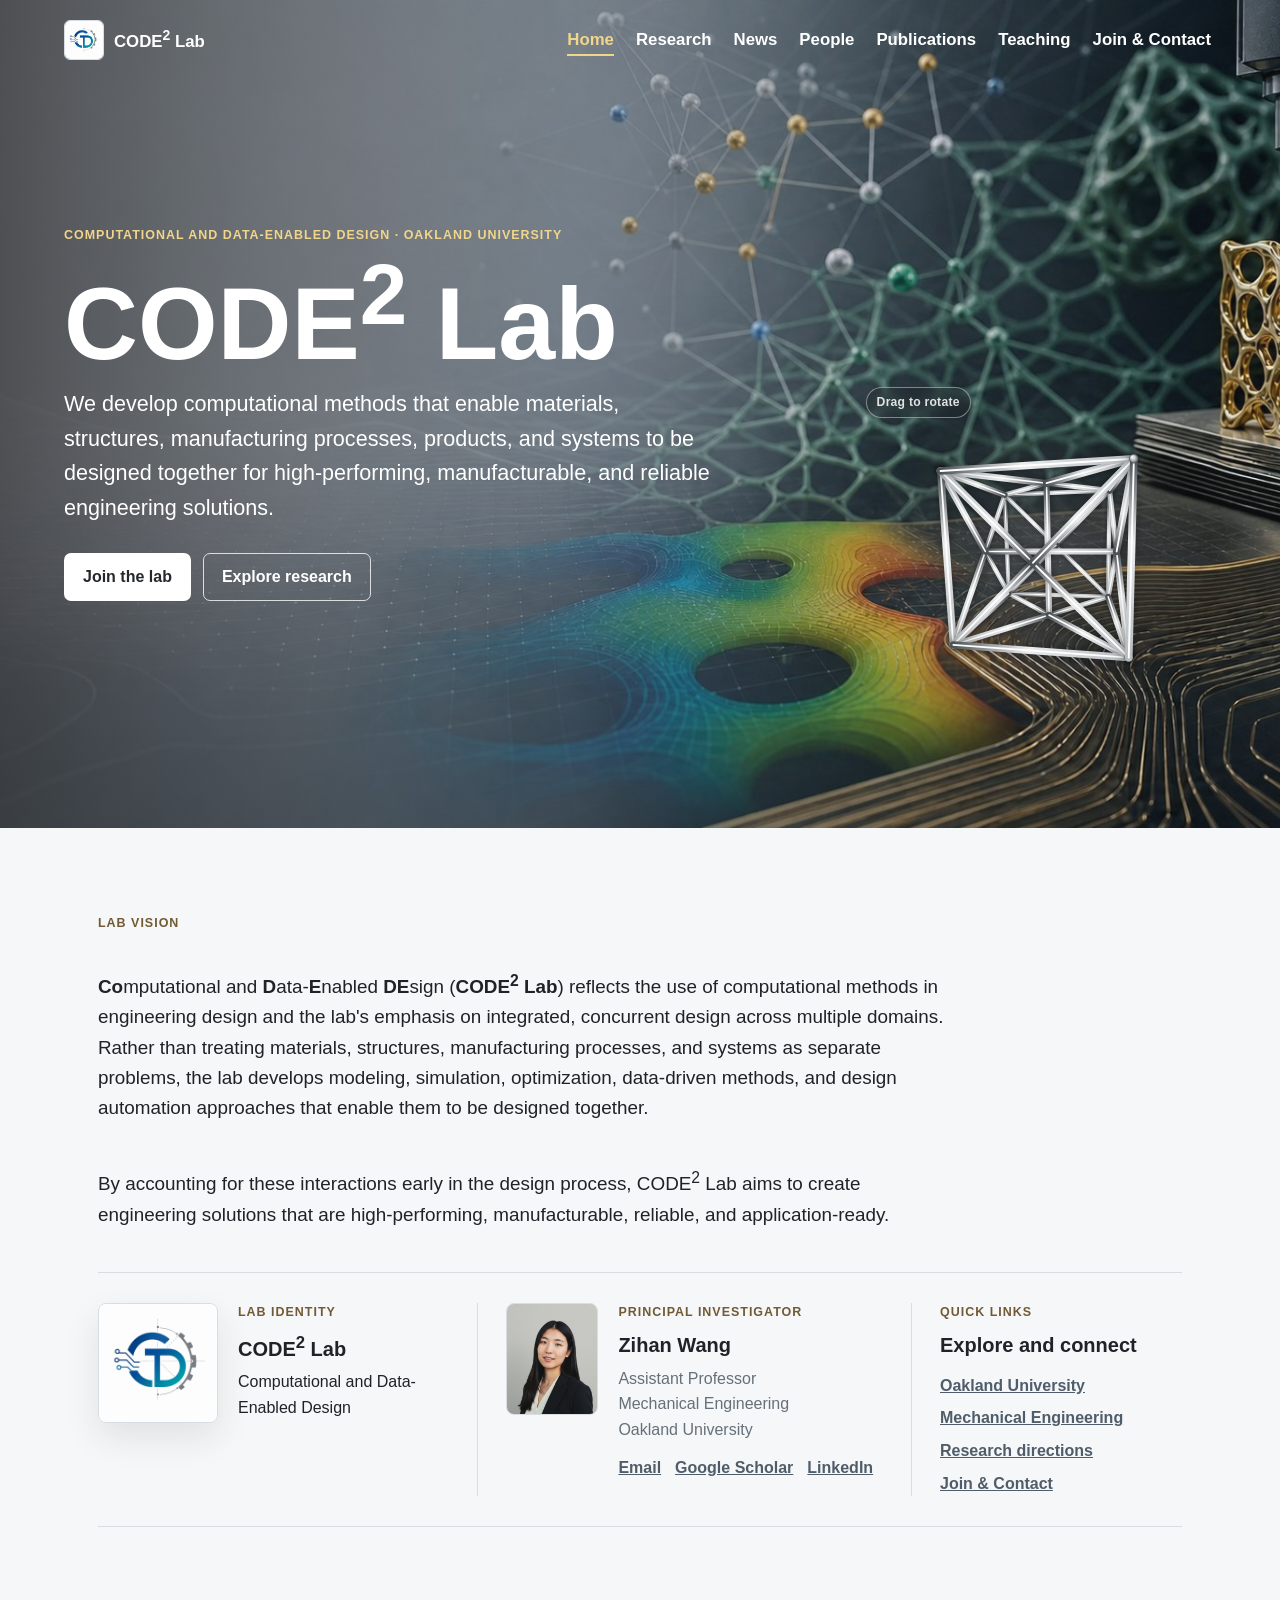
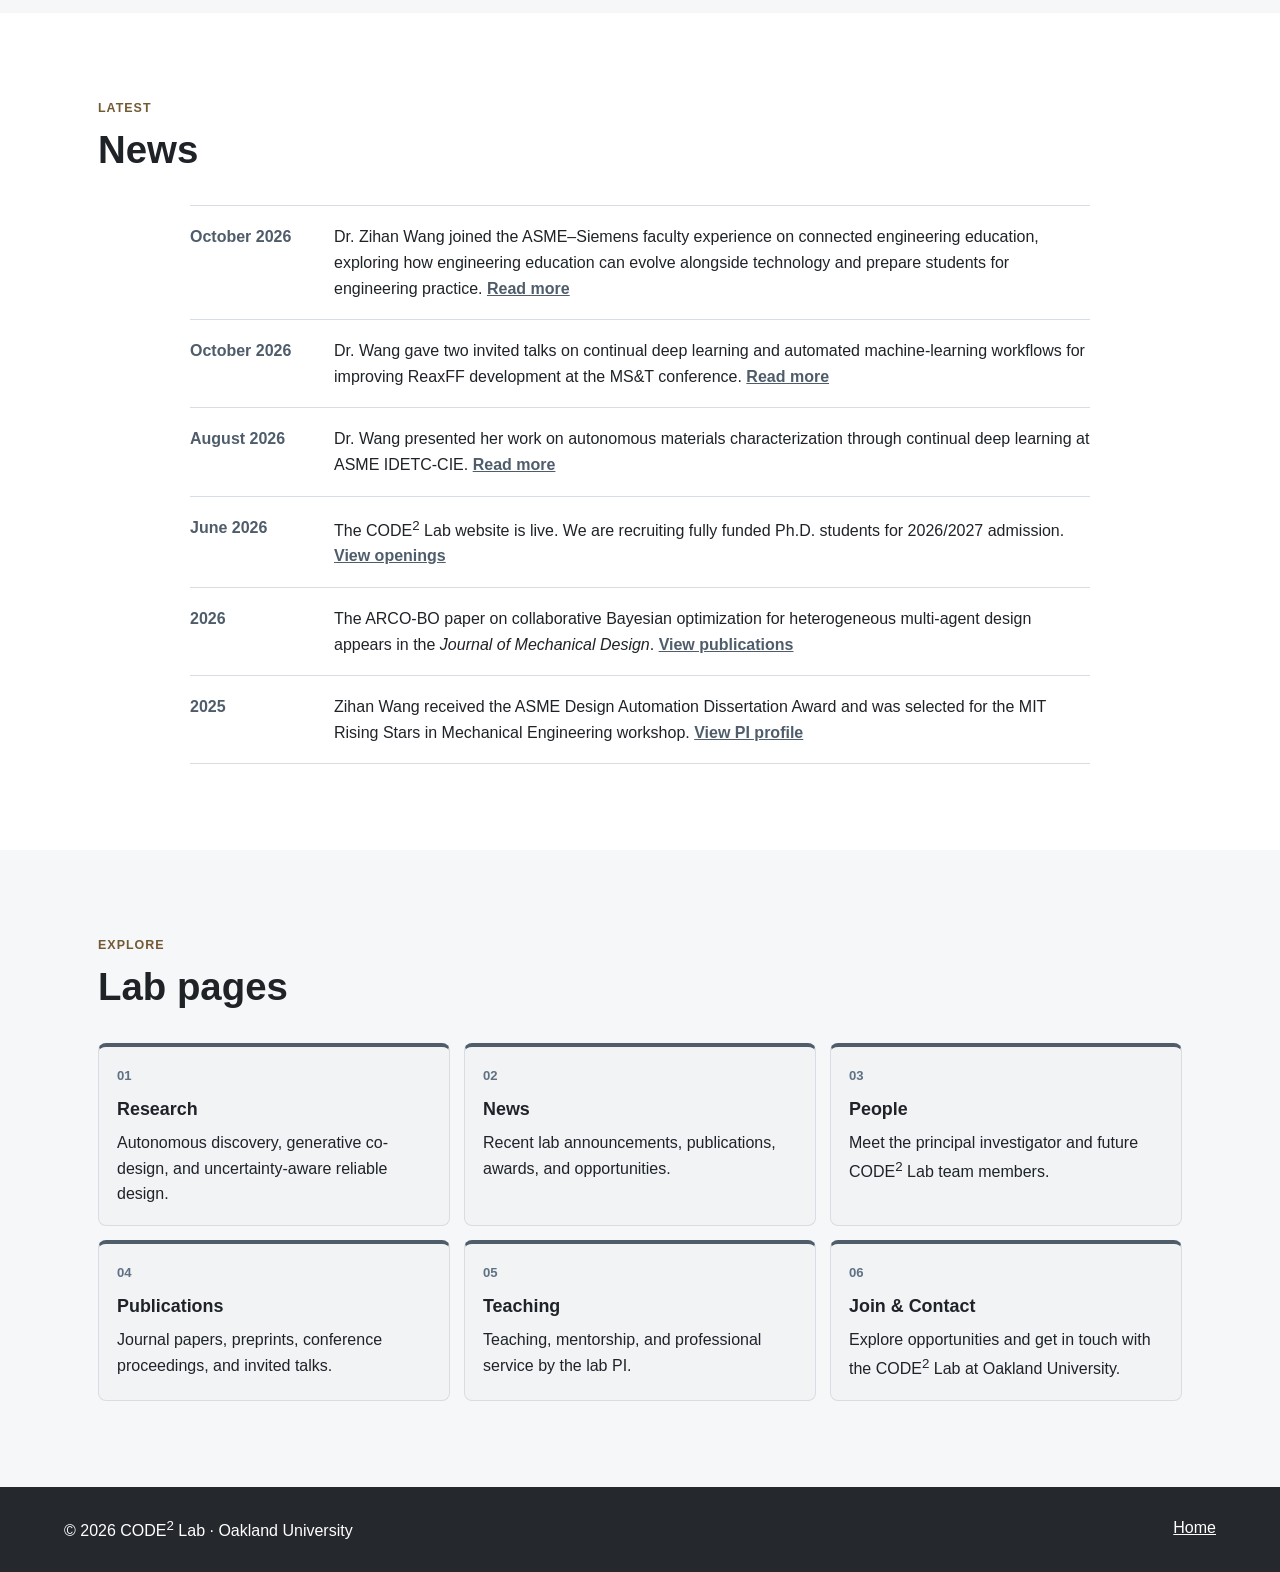
<file: index.html>
<!doctype html>
<html lang="en">
  <head>
    <meta charset="utf-8" />
    <meta name="viewport" content="width=device-width, initial-scale=1" />
    <meta
      name="description"
      content="CODE squared Lab at Oakland University, led by Zihan Wang. Research in computational design, optimization, simulation, data-driven methods, and design automation for coupled engineering systems."
    />
    <title>CODE&sup2; Lab | Oakland University</title>
    <link rel="icon" type="image/png" href="assets/codesign-lab-icon.png" />
    <link rel="stylesheet" href="styles.css?v=20260828-news" />
  </head>
  <body>
    <header class="site-header" data-header>
      <a class="brand" href="index.html" aria-label="CODE squared Lab home">
        <img class="brand-mark" src="assets/codesign-lab-icon.png" alt="" />
        <span>CODE<sup>2</sup> Lab</span>
      </a>
      <nav class="nav" aria-label="Primary navigation">
        <a class="active" href="index.html">Home</a>
        <a href="research.html">Research</a>
        <a href="news.html">News</a>
        <a href="people.html">People</a>
        <a href="publications.html">Publications</a>
        <a href="teaching.html">Teaching</a>
        <a href="join.html">Join &amp; Contact</a>
      </nav>
    </header>

    <main>
      <section class="hero" aria-label="CODE squared Lab introduction">
        <img class="hero-image" src="assets/codesign-interactive-hero.jpg" alt="AI-enabled computational co-design, metamaterial, and manufacturing research visual" />
        <div class="hero-scrim"></div>
        <div class="hero-interactive-wrap">
          <canvas
            class="hero-interactive-model"
            data-metamaterial-canvas
            aria-label="Interactive rotating gray engineering lattice model"
            role="img"
          ></canvas>
          <span class="hero-rotate-hint" aria-hidden="true">Drag to rotate</span>
        </div>
        <div class="hero-content">
          <p class="eyebrow">Computational and Data-Enabled Design &middot; Oakland University</p>
          <h1>CODE<sup>2</sup> Lab</h1>
          <p class="hero-copy">
            We develop computational methods that enable materials, structures, manufacturing processes, products,
            and systems to be designed together for high-performing, manufacturable, and reliable engineering solutions.
          </p>
          <div class="hero-actions" aria-label="Homepage actions">
            <a class="button primary" href="join.html">Join the lab</a>
            <a class="button secondary" href="research.html">Explore research</a>
          </div>
        </div>
        <a class="text-link section-link" href="news.html">View all news</a>
      </section>

      <section class="intro section">
        <div class="section-heading">
          <p class="eyebrow">Lab Vision</p>
        </div>
        <p class="lab-vision-copy">
          <strong>Co</strong>mputational and <strong>D</strong>ata-<strong>E</strong>nabled <strong>DE</strong>sign (<strong>CODE<sup>2</sup> Lab</strong>) reflects the use of computational
          methods in engineering design and the lab's emphasis on integrated, concurrent design across multiple domains.
          Rather than treating materials, structures, manufacturing processes, and systems as separate problems, the lab
          develops modeling, simulation, optimization, data-driven methods, and design automation approaches that enable
          them to be designed together.
        </p>
        <p class="lab-vision-copy">
          By accounting for these interactions early in the design process, CODE<sup>2</sup> Lab aims to create engineering
          solutions that are high-performing, manufacturable, reliable, and application-ready.
        </p>

        <div class="home-info-grid">
          <div class="home-info-panel home-lab-identity">
            <img class="home-lab-icon" src="assets/codesign-lab-icon.png" alt="CODE squared Lab icon" />
            <div>
              <p class="eyebrow">Lab Identity</p>
              <h3>CODE<sup>2</sup> Lab</h3>
              <p>Computational and Data-Enabled Design</p>
            </div>
          </div>

          <div class="home-info-panel home-pi-summary">
            <img src="assets/zihan-wang-headshot.jpg" alt="Portrait of Zihan Wang" />
            <div>
              <p class="eyebrow">Principal Investigator</p>
              <h3><a href="people.html#principal-investigator">Zihan Wang</a></h3>
              <p>Assistant Professor<br />Mechanical Engineering<br />Oakland University</p>
              <div class="home-pi-links">
                <a href="mailto:zihanwang@oakland.edu">Email</a>
                <a href="https://scholar.google.com/citations?user=hDSJlrwAAAAJ&amp;hl=en" target="_blank" rel="noopener">Google Scholar</a>
                <a href="https://www.linkedin.com/in/zihan-wang-ai4design/" target="_blank" rel="noopener">LinkedIn</a>
              </div>
            </div>
          </div>

          <div class="home-info-panel home-quick-links">
            <p class="eyebrow">Quick Links</p>
            <h3>Explore and connect</h3>
            <a href="https://www.oakland.edu/" target="_blank" rel="noopener">Oakland University</a>
            <a href="https://www.oakland.edu/secs/departments/me/" target="_blank" rel="noopener">Mechanical Engineering</a>
            <a href="research.html">Research directions</a>
            <a href="join.html">Join &amp; Contact</a>
          </div>
        </div>
      </section>

      <section class="section band" id="news">
        <div class="section-heading">
          <p class="eyebrow">Latest</p>
          <h2>News</h2>
        </div>
        <div class="news-list">
          <article>
            <time datetime="2026-10">October 2026</time>
            <p>
              Dr. Zihan Wang joined the ASME–Siemens faculty experience on connected engineering education,
              exploring how engineering education can evolve alongside technology and prepare students for engineering practice.
              <a class="text-link" href="news.html#asme-siemens-2026">Read more</a>
            </p>
          </article>
          <article>
            <time datetime="2026-10">October 2026</time>
            <p>
              Dr. Wang gave two invited talks on continual deep learning and automated machine-learning workflows for
              improving ReaxFF development at the MS&amp;T conference.
              <a class="text-link" href="news.html#mst-2026">Read more</a>
            </p>
          </article>
          <article>
            <time datetime="2026-08">August 2026</time>
            <p>
              Dr. Wang presented her work on autonomous materials characterization through continual deep learning at ASME IDETC-CIE.
              <a class="text-link" href="news.html#asme-idetc-cie-2026">Read more</a>
            </p>
          </article>
          <article>
            <time datetime="2026-06">June 2026</time>
            <p>
              The CODE<sup>2</sup> Lab website is live. We are recruiting fully funded Ph.D. students for 2026/2027 admission.
              <a class="text-link" href="join.html">View openings</a>
            </p>
          </article>
          <article>
            <time datetime="2026">2026</time>
            <p>
              The ARCO-BO paper on collaborative Bayesian optimization for heterogeneous multi-agent design appears in the <em>Journal of Mechanical Design</em>.
              <a class="text-link" href="publications.html">View publications</a>
            </p>
          </article>
          <article>
            <time datetime="2025">2025</time>
            <p>
              Zihan Wang received the ASME Design Automation Dissertation Award and was selected for the MIT Rising Stars in Mechanical Engineering workshop.
              <a class="text-link" href="people.html">View PI profile</a>
            </p>
          </article>
        </div>
      </section>

      <section class="section">
        <div class="section-heading">
          <p class="eyebrow">Explore</p>
          <h2>Lab pages</h2>
        </div>
        <div class="page-card-grid">
          <a class="page-card page-card-research" href="research.html">
            <span class="number">01</span>
            <h3>Research</h3>
            <p>Autonomous discovery, generative co-design, and uncertainty-aware reliable design.</p>
          </a>
          <a class="page-card page-card-news" href="news.html">
            <span class="number">02</span>
            <h3>News</h3>
            <p>Recent lab announcements, publications, awards, and opportunities.</p>
          </a>
          <a class="page-card page-card-people" href="people.html">
            <span class="number">03</span>
            <h3>People</h3>
            <p>Meet the principal investigator and future CODE<sup>2</sup> Lab team members.</p>
          </a>
          <a class="page-card page-card-publications" href="publications.html">
            <span class="number">04</span>
            <h3>Publications</h3>
            <p>Journal papers, preprints, conference proceedings, and invited talks.</p>
          </a>
          <a class="page-card page-card-teaching" href="teaching.html">
            <span class="number">05</span>
            <h3>Teaching</h3>
            <p>Teaching, mentorship, and professional service by the lab PI.</p>
          </a>
          <a class="page-card page-card-join" href="join.html">
            <span class="number">06</span>
            <h3>Join &amp; Contact</h3>
            <p>Explore opportunities and get in touch with the CODE<sup>2</sup> Lab at Oakland University.</p>
          </a>
        </div>
      </section>
    </main>

    <footer class="footer">
      <span>&copy; <span data-year></span> CODE<sup>2</sup> Lab &middot; Oakland University</span>
      <a href="index.html">Home</a>
    </footer>

    <script src="script.js"></script>
  </body>
</html>
</file>
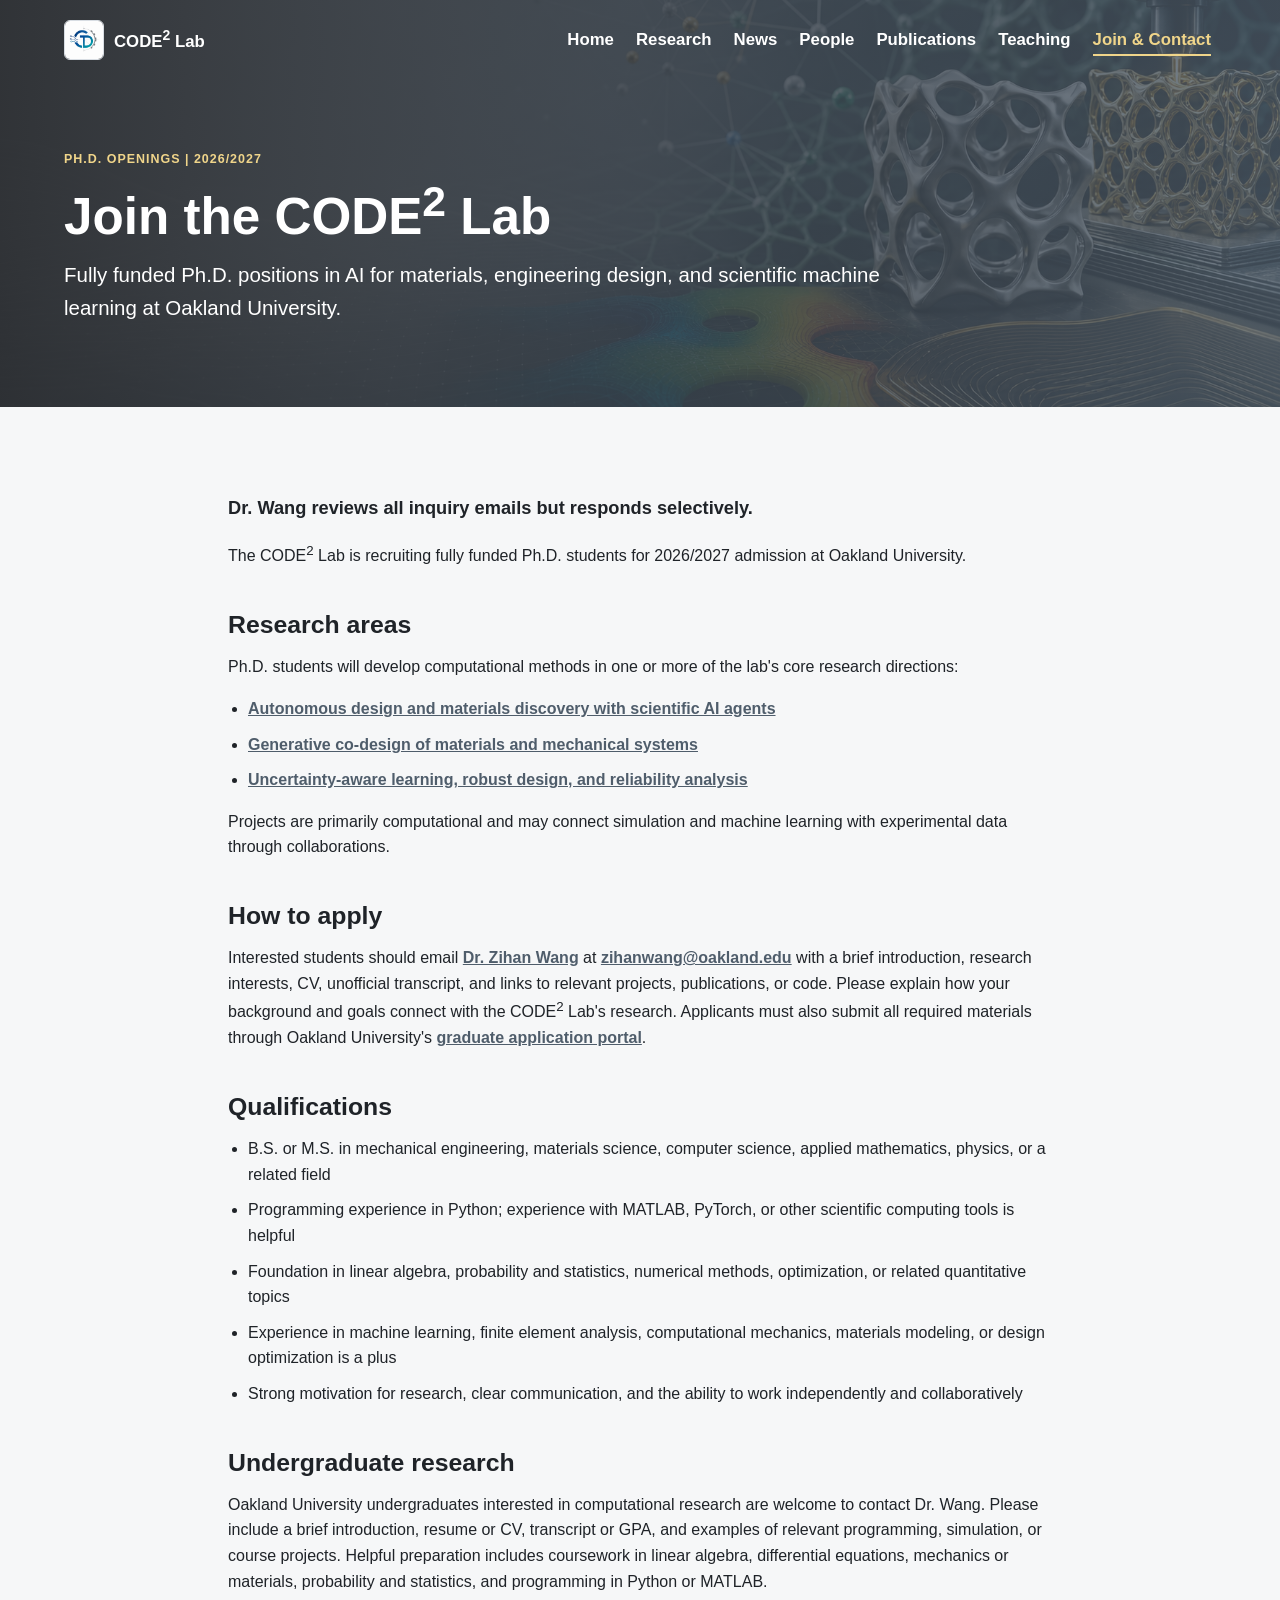
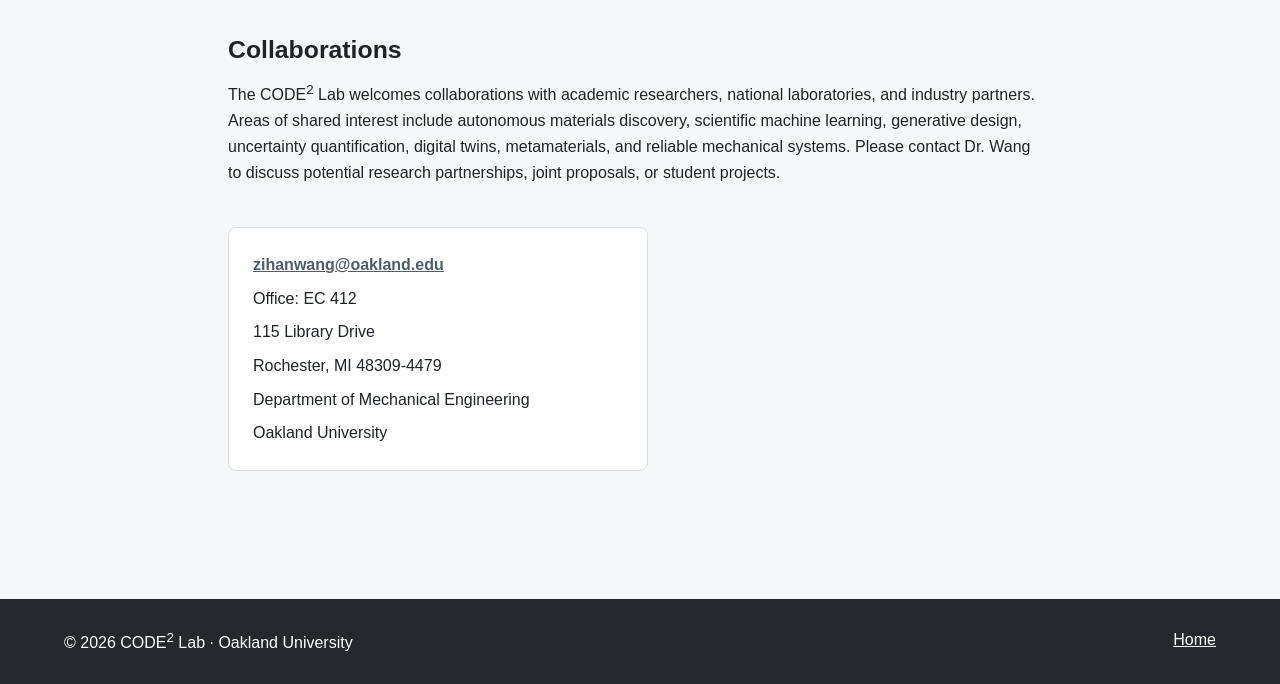
<file: contact.html>
<!doctype html>
<html lang="en">
  <head>
    <meta charset="utf-8" />
    <meta name="viewport" content="width=device-width, initial-scale=1" />
    <meta http-equiv="refresh" content="0; url=join.html" />
    <link rel="canonical" href="join.html" />
    <title>Join &amp; Contact | CoDesign Lab</title>
    <script>window.location.replace("join.html");</script>
  </head>
  <body>
    <p><a href="join.html">Continue to Join &amp; Contact</a></p>
  </body>
</html>
</file>
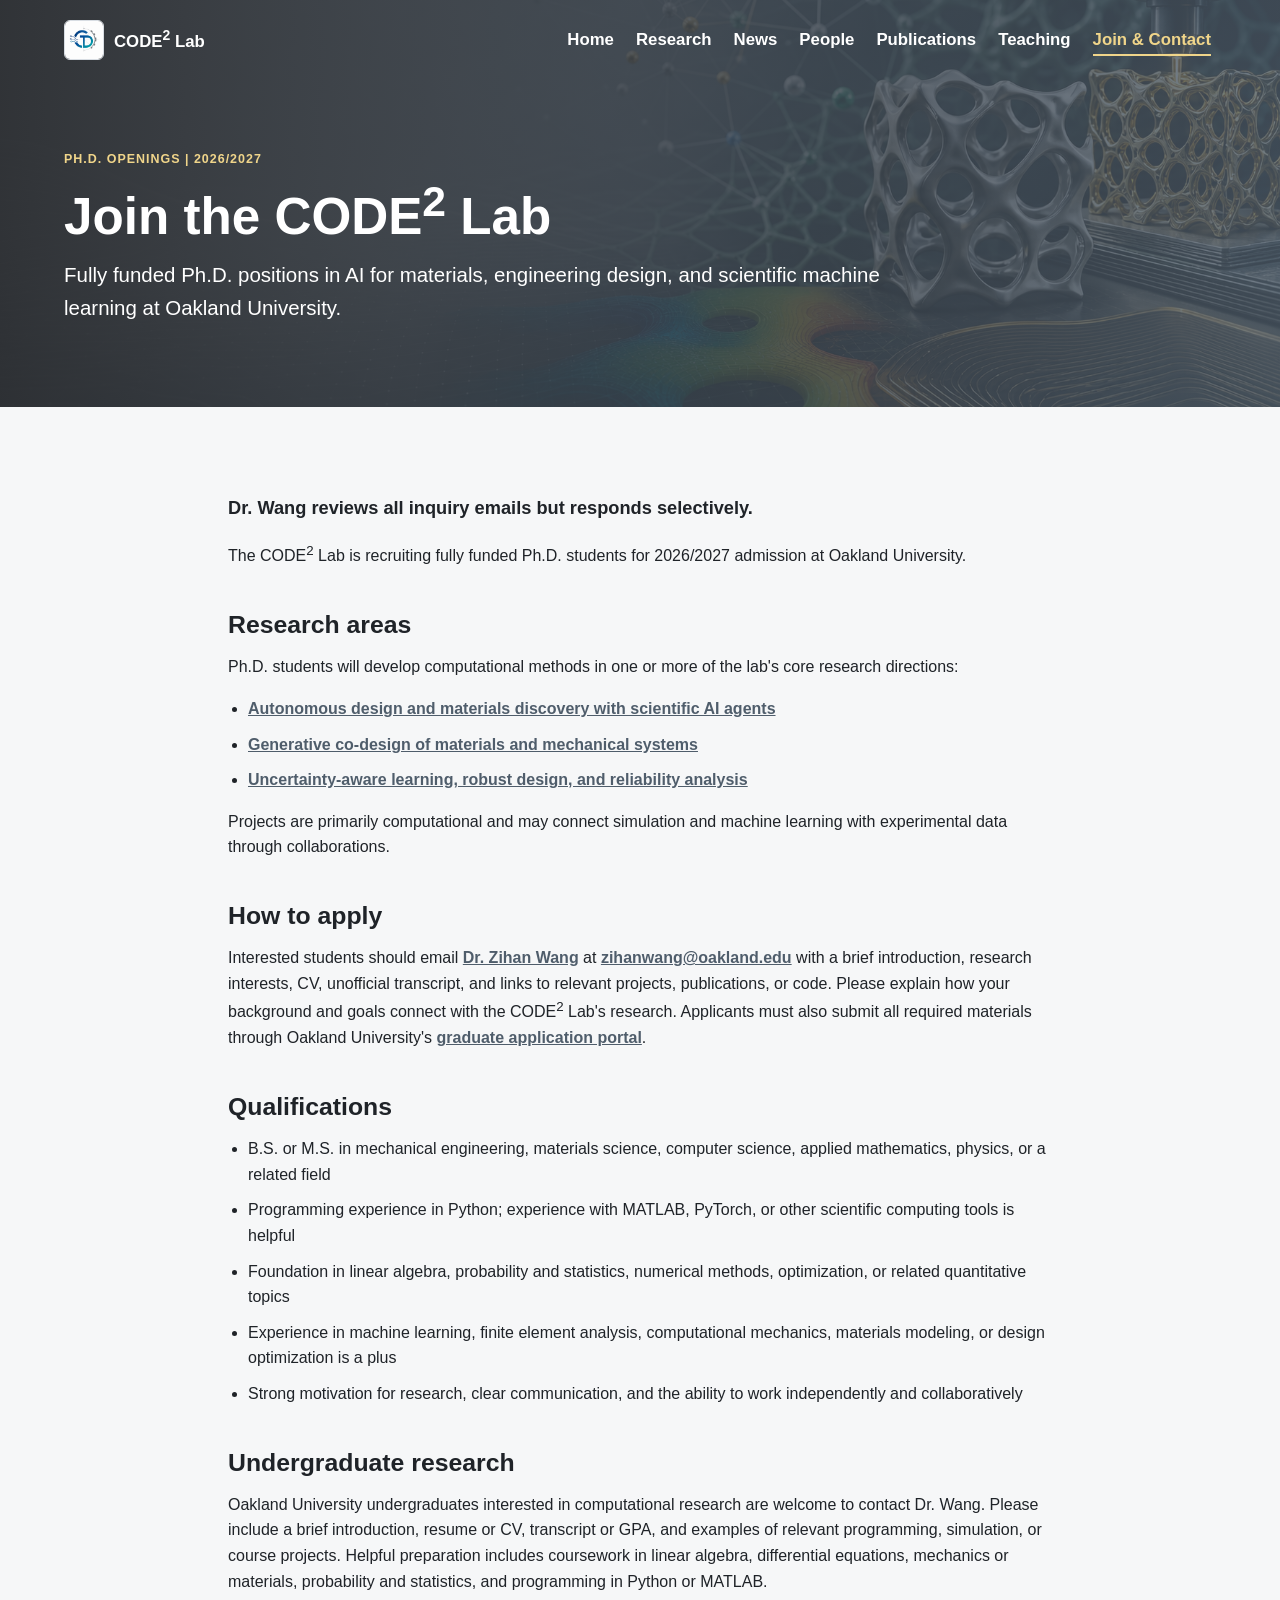
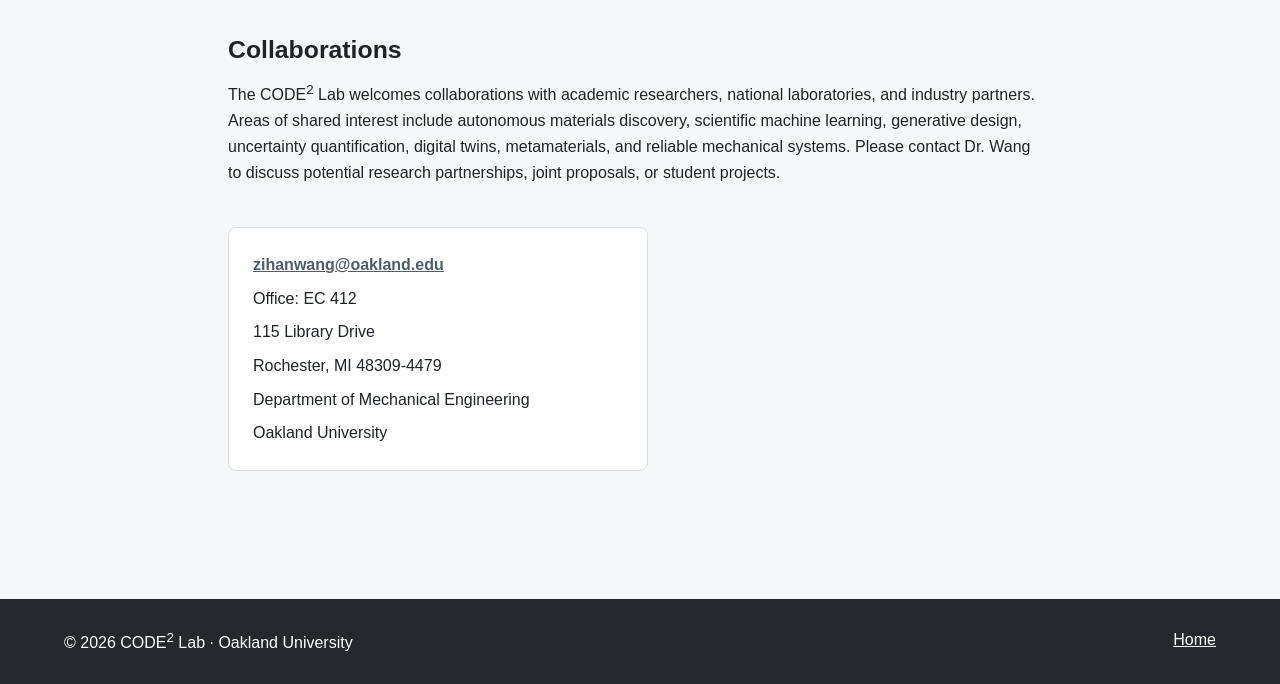
<file: join.html>
<!doctype html>
<html lang="en">
  <head>
    <meta charset="utf-8" />
    <meta name="viewport" content="width=device-width, initial-scale=1" />
    <title>Join &amp; Contact | CODE&sup2; Lab</title>
    <link rel="icon" type="image/png" href="assets/codesign-lab-icon.png" />
    <link rel="stylesheet" href="styles.css?v=20260828-news" />
  </head>
  <body>
    <header class="site-header" data-header>
      <a class="brand" href="index.html" aria-label="CODE squared Lab home">
        <img class="brand-mark" src="assets/codesign-lab-icon.png" alt="" />
        <span>CODE<sup>2</sup> Lab</span>
      </a>
      <nav class="nav" aria-label="Primary navigation">
        <a href="index.html">Home</a>
        <a href="research.html">Research</a>
        <a href="news.html">News</a>
        <a href="people.html">People</a>
        <a href="publications.html">Publications</a>
        <a href="teaching.html">Teaching</a>
        <a class="active" href="join.html">Join &amp; Contact</a>
      </nav>
    </header>

    <main>
      <section class="page-hero">
        <p class="eyebrow">Ph.D. Openings | 2026/2027</p>
        <h1>Join the CODE<sup>2</sup> Lab</h1>
        <p>Fully funded Ph.D. positions in AI for materials, engineering design, and scientific machine learning at Oakland University.</p>
      </section>

      <section class="section recruitment-content">
        <p><strong>Dr. Wang reviews all inquiry emails but responds selectively.</strong></p>
        <p>
          The CODE<sup>2</sup> Lab is recruiting fully funded Ph.D. students for 2026/2027 admission at Oakland University.
        </p>

        <div class="recruitment-block">
          <h2>Research areas</h2>
          <p>Ph.D. students will develop computational methods in one or more of the lab's core research directions:</p>
          <ul>
            <li><a href="research-autonomous-discovery.html">Autonomous design and materials discovery with scientific AI agents</a></li>
            <li><a href="research-generative-codesign.html">Generative co-design of materials and mechanical systems</a></li>
            <li><a href="research-reliable-design.html">Uncertainty-aware learning, robust design, and reliability analysis</a></li>
          </ul>
          <p>
            Projects are primarily computational and may connect simulation and machine learning with experimental data
            through collaborations.
          </p>
        </div>

        <div class="recruitment-block">
          <h2>How to apply</h2>
          <p>
            Interested students should email <a class="text-link" href="mailto:zihanwang@oakland.edu">Dr. Zihan Wang</a>
            at <a class="text-link" href="mailto:zihanwang@oakland.edu">zihanwang@oakland.edu</a>
            with a brief introduction, research interests, CV, unofficial transcript, and links to relevant projects,
            publications, or code. Please explain how your background and goals connect with the CODE<sup>2</sup> Lab's research.
            Applicants must also submit all required materials through Oakland University's
            <a class="text-link" href="https://gradapply.oakland.edu/apply/" target="_blank" rel="noopener">graduate application portal</a>.
          </p>
        </div>

        <div class="recruitment-block">
          <h2>Qualifications</h2>
          <ul>
            <li>B.S. or M.S. in mechanical engineering, materials science, computer science, applied mathematics, physics, or a related field</li>
            <li>Programming experience in Python; experience with MATLAB, PyTorch, or other scientific computing tools is helpful</li>
            <li>Foundation in linear algebra, probability and statistics, numerical methods, optimization, or related quantitative topics</li>
            <li>Experience in machine learning, finite element analysis, computational mechanics, materials modeling, or design optimization is a plus</li>
            <li>Strong motivation for research, clear communication, and the ability to work independently and collaboratively</li>
          </ul>
        </div>

        <div class="recruitment-block">
          <h2>Undergraduate research</h2>
          <p>
            Oakland University undergraduates interested in computational research are welcome to contact Dr. Wang.
            Please include a brief introduction, resume or CV, transcript or GPA, and examples of relevant programming,
            simulation, or course projects. Helpful preparation includes coursework in linear algebra, differential
            equations, mechanics or materials, probability and statistics, and programming in Python or MATLAB.
          </p>
        </div>

        <div class="recruitment-block">
          <h2>Collaborations</h2>
          <p>
            The CODE<sup>2</sup> Lab welcomes collaborations with academic researchers, national laboratories, and industry
            partners. Areas of shared interest include autonomous materials discovery, scientific machine learning,
            generative design, uncertainty quantification, digital twins, metamaterials, and reliable mechanical systems.
            Please contact Dr. Wang to discuss potential research partnerships, joint proposals, or student projects.
          </p>
        </div>

        <div class="contact-card recruitment-contact">
          <a href="mailto:zihanwang@oakland.edu">zihanwang@oakland.edu</a>
          <span>Office: EC 412</span>
          <span>115 Library Drive</span>
          <span>Rochester, MI 48309-4479</span>
          <span>Department of Mechanical Engineering</span>
          <span>Oakland University</span>
        </div>

        <div class="recruitment-block visitor-map-block">
          <div class="visitor-map" aria-label="Map of website visitors">
            <script type="text/javascript" id="mapmyvisitors" src="https://mapmyvisitors.com/map.js?cl=ffffff&amp;w=250&amp;t=n&amp;d=c1learaRrqzOCpCjEkBRZJK8Mlx36-OvCpyhNSMTIv8&amp;co=acacac&amp;cmn=cc3a96"></script>
          </div>
        </div>
      </section>
    </main>

    <footer class="footer">
      <span>&copy; <span data-year></span> CODE<sup>2</sup> Lab &middot; Oakland University</span>
      <a href="index.html">Home</a>
    </footer>

    <script src="script.js"></script>
  </body>
</html>
</file>
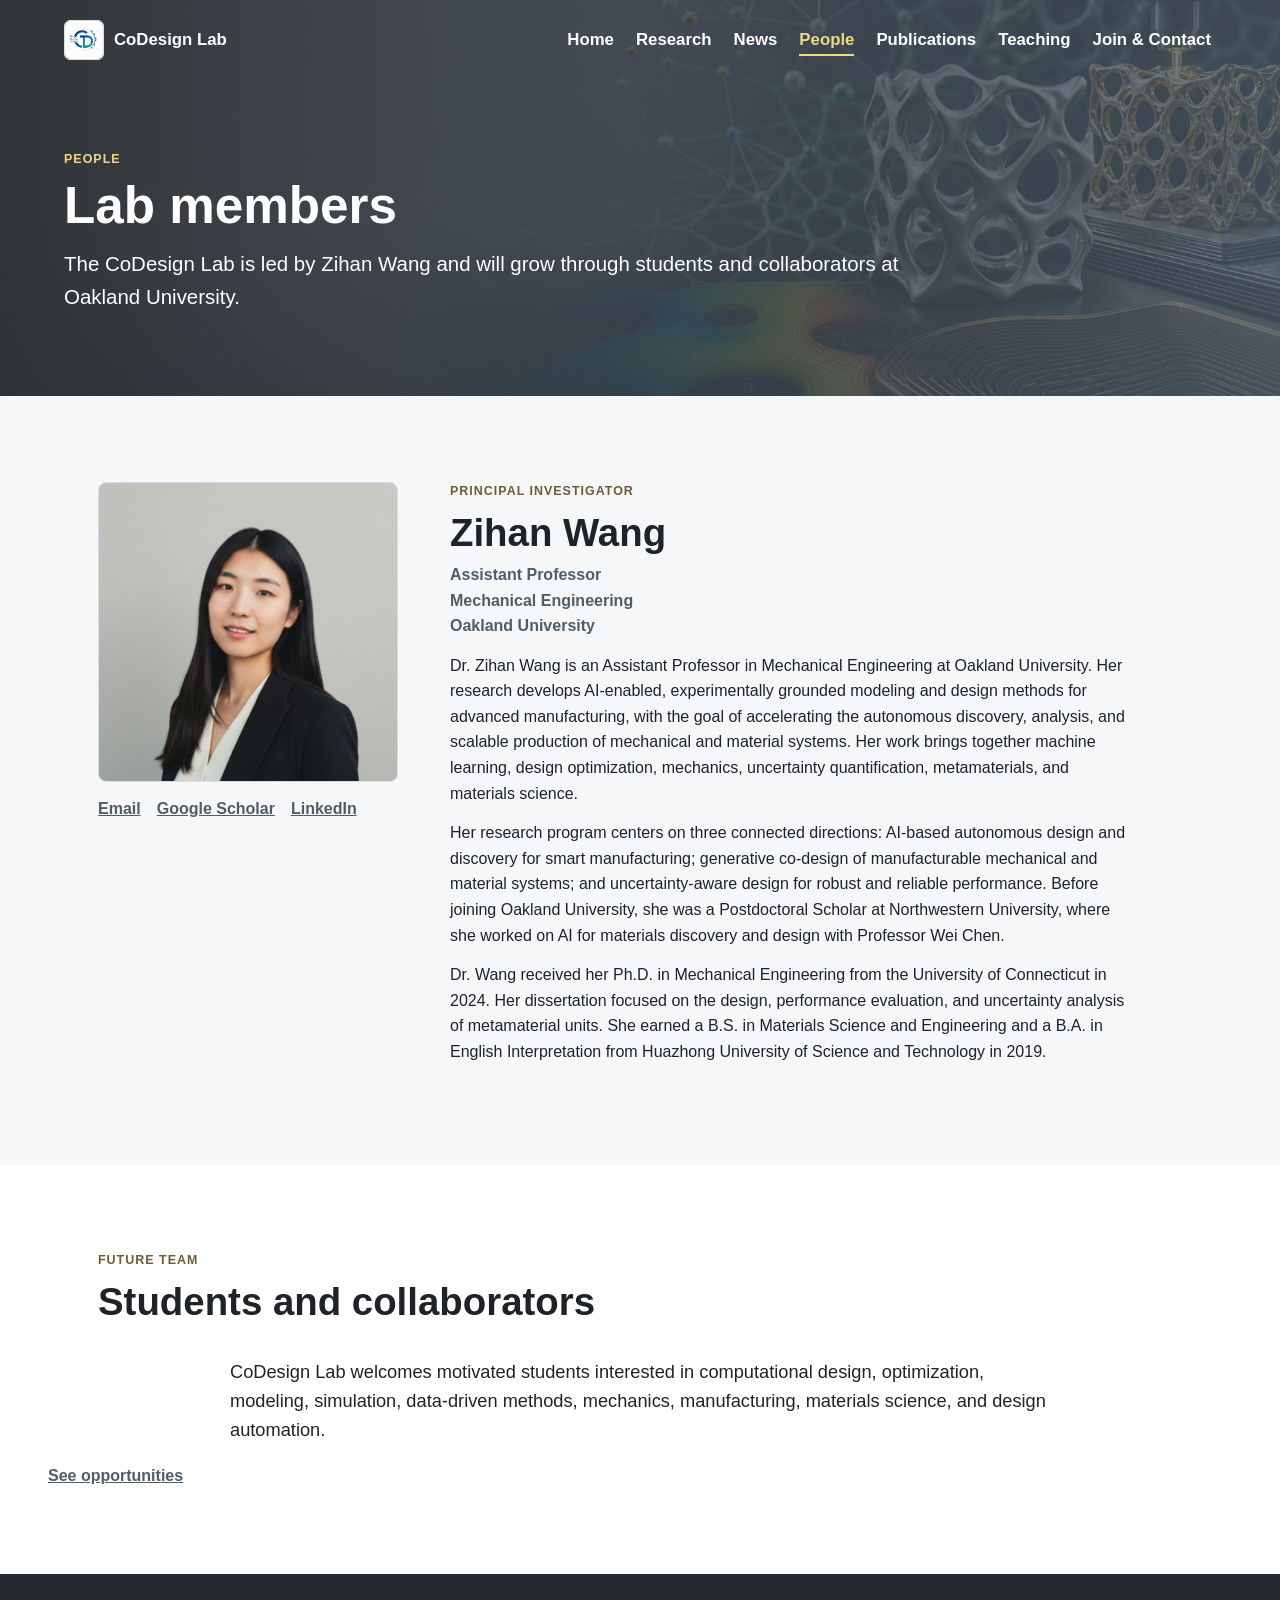
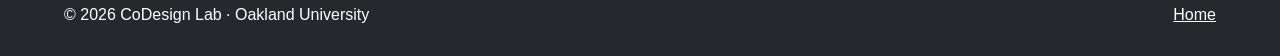
<file: people.html>
<!doctype html>
<html lang="en">
  <head>
    <meta charset="utf-8" />
    <meta name="viewport" content="width=device-width, initial-scale=1" />
    <title>People | CoDesign Lab</title>
    <link rel="icon" type="image/png" href="assets/codesign-lab-icon.png" />
    <link rel="stylesheet" href="styles.css" />
  </head>
  <body>
    <header class="site-header" data-header>
      <a class="brand" href="index.html" aria-label="CoDesign Lab home">
        <img class="brand-mark" src="assets/codesign-lab-icon.png" alt="" />
        <span>CoDesign Lab</span>
      </a>
      <nav class="nav" aria-label="Primary navigation">
        <a href="index.html">Home</a>
        <a href="research.html">Research</a>
        <a href="news.html">News</a>
        <a class="active" href="people.html">People</a>
        <a href="publications.html">Publications</a>
        <a href="teaching.html">Teaching</a>
        <a href="join.html">Join &amp; Contact</a>
      </nav>
    </header>

    <main>
      <section class="page-hero">
        <p class="eyebrow">People</p>
        <h1>Lab members</h1>
        <p>The CoDesign Lab is led by Zihan Wang and will grow through students and collaborators at Oakland University.</p>
      </section>

      <section class="section" id="principal-investigator">
        <div class="pi-profile">
          <div class="pi-sidebar">
            <img class="pi-avatar" src="assets/zihan-wang-headshot.jpg" alt="Portrait of Zihan Wang" />
            <div class="profile-links">
              <a href="mailto:zihan.wang5@northwestern.edu">Email</a>
              <a href="https://scholar.google.com/citations?user=hDSJlrwAAAAJ&amp;hl=en" target="_blank" rel="noopener">Google Scholar</a>
              <a href="https://www.linkedin.com/in/zihan-wang-ai4design/" target="_blank" rel="noopener">LinkedIn</a>
            </div>
          </div>
          <div class="pi-introduction">
            <p class="eyebrow">Principal Investigator</p>
            <h2>Zihan Wang</h2>
            <p class="role">Assistant Professor<br />Mechanical Engineering<br />Oakland University</p>
            <p>
              Dr. Zihan Wang is an Assistant Professor in Mechanical Engineering at Oakland University. Her research
              develops AI-enabled, experimentally grounded modeling and design methods for advanced manufacturing,
              with the goal of accelerating the autonomous discovery, analysis, and scalable production of mechanical
              and material systems. Her work brings together machine learning, design optimization, mechanics,
              uncertainty quantification, metamaterials, and materials science.
            </p>
            <p>
              Her research program centers on three connected directions: AI-based autonomous design and discovery for
              smart manufacturing; generative co-design of manufacturable mechanical and material systems; and
              uncertainty-aware design for robust and reliable performance. Before joining Oakland University, she was
              a Postdoctoral Scholar at Northwestern University, where she worked on AI for materials discovery and
              design with Professor Wei Chen.
            </p>
            <p>
              Dr. Wang received her Ph.D. in Mechanical Engineering from the University of Connecticut in 2024. Her
              dissertation focused on the design, performance evaluation, and uncertainty analysis of metamaterial
              units. She earned a B.S. in Materials Science and Engineering and a B.A. in English Interpretation from
              Huazhong University of Science and Technology in 2019.
            </p>
          </div>
        </div>
      </section>

      <section class="section band">
        <div class="section-heading">
          <p class="eyebrow">Future Team</p>
          <h2>Students and collaborators</h2>
        </div>
        <p class="wide-copy">
          CoDesign Lab welcomes motivated students interested in computational design, optimization, modeling,
          simulation, data-driven methods, mechanics, manufacturing, materials science, and design automation.
        </p>
        <a class="text-link" href="join.html">See opportunities</a>
      </section>
    </main>

    <footer class="footer">
      <span>&copy; <span data-year></span> CoDesign Lab &middot; Oakland University</span>
      <a href="index.html">Home</a>
    </footer>

    <script src="script.js"></script>
  </body>
</html>
</file>
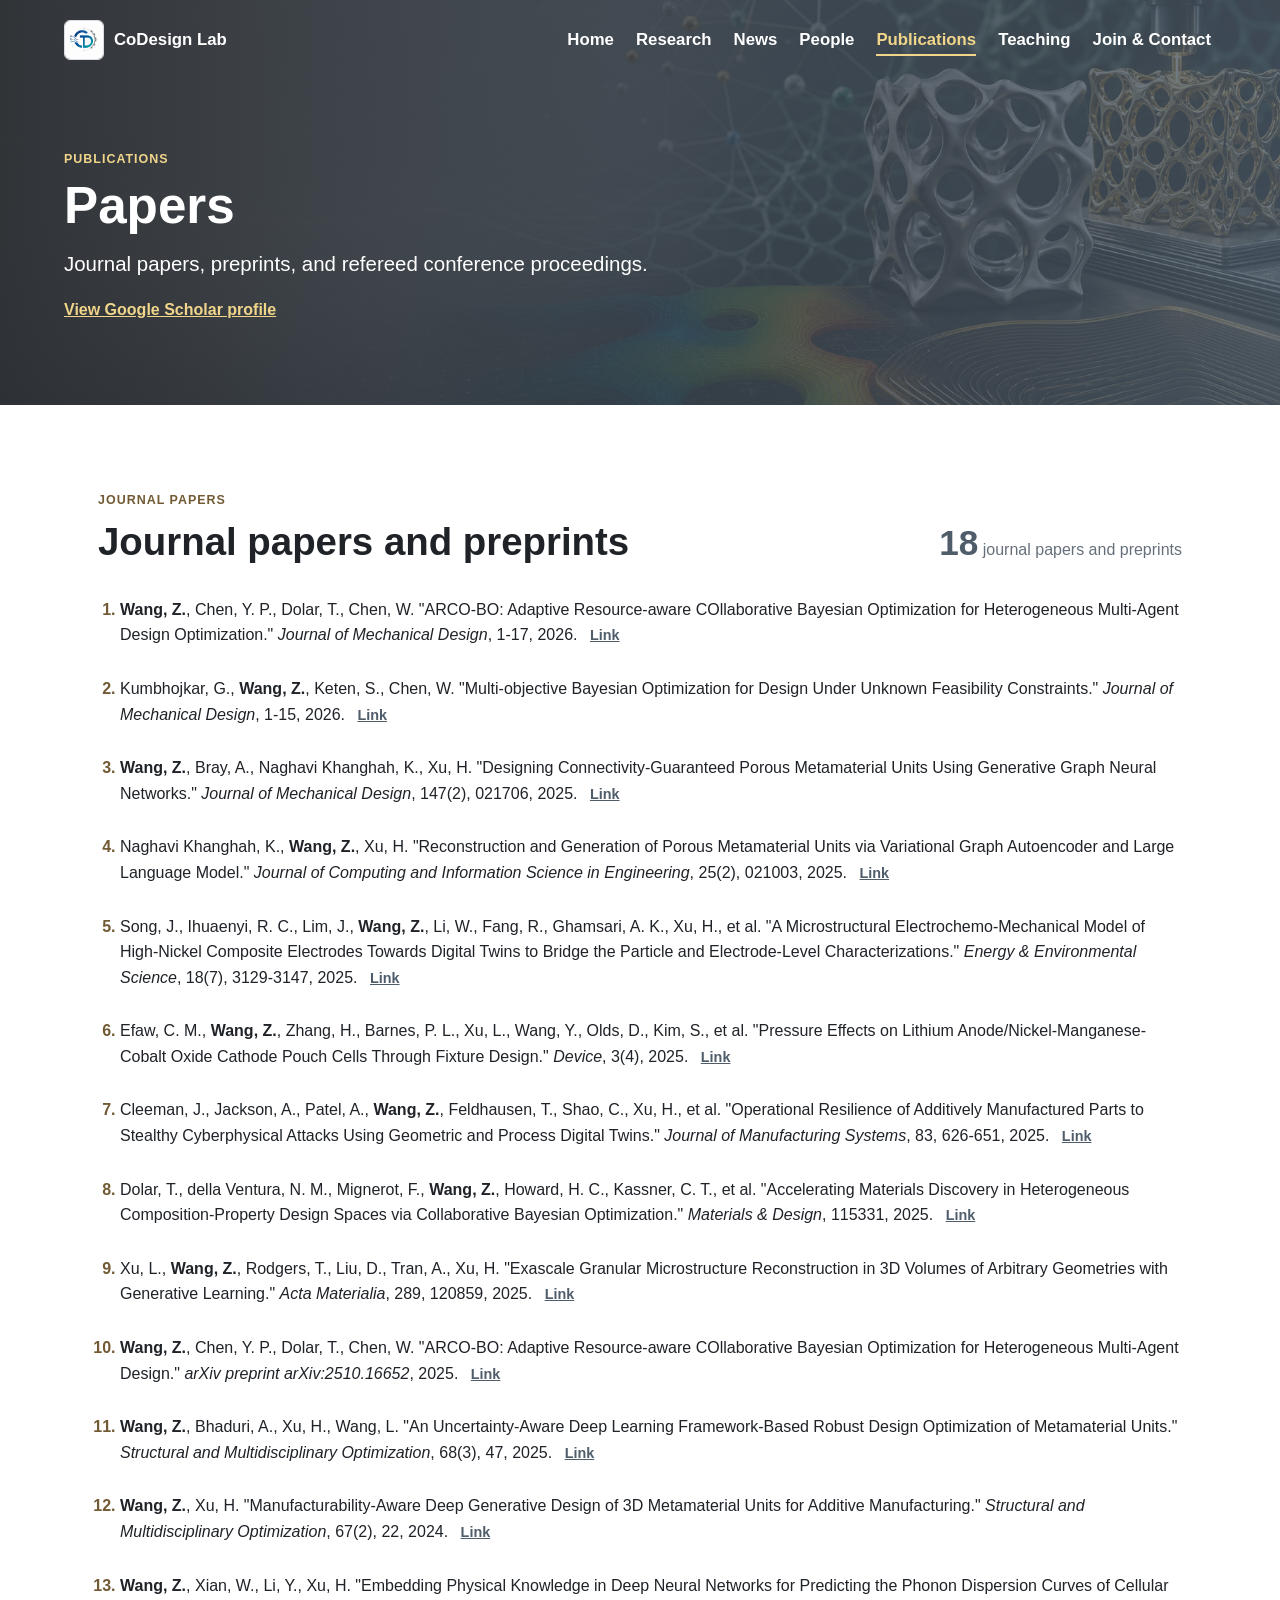
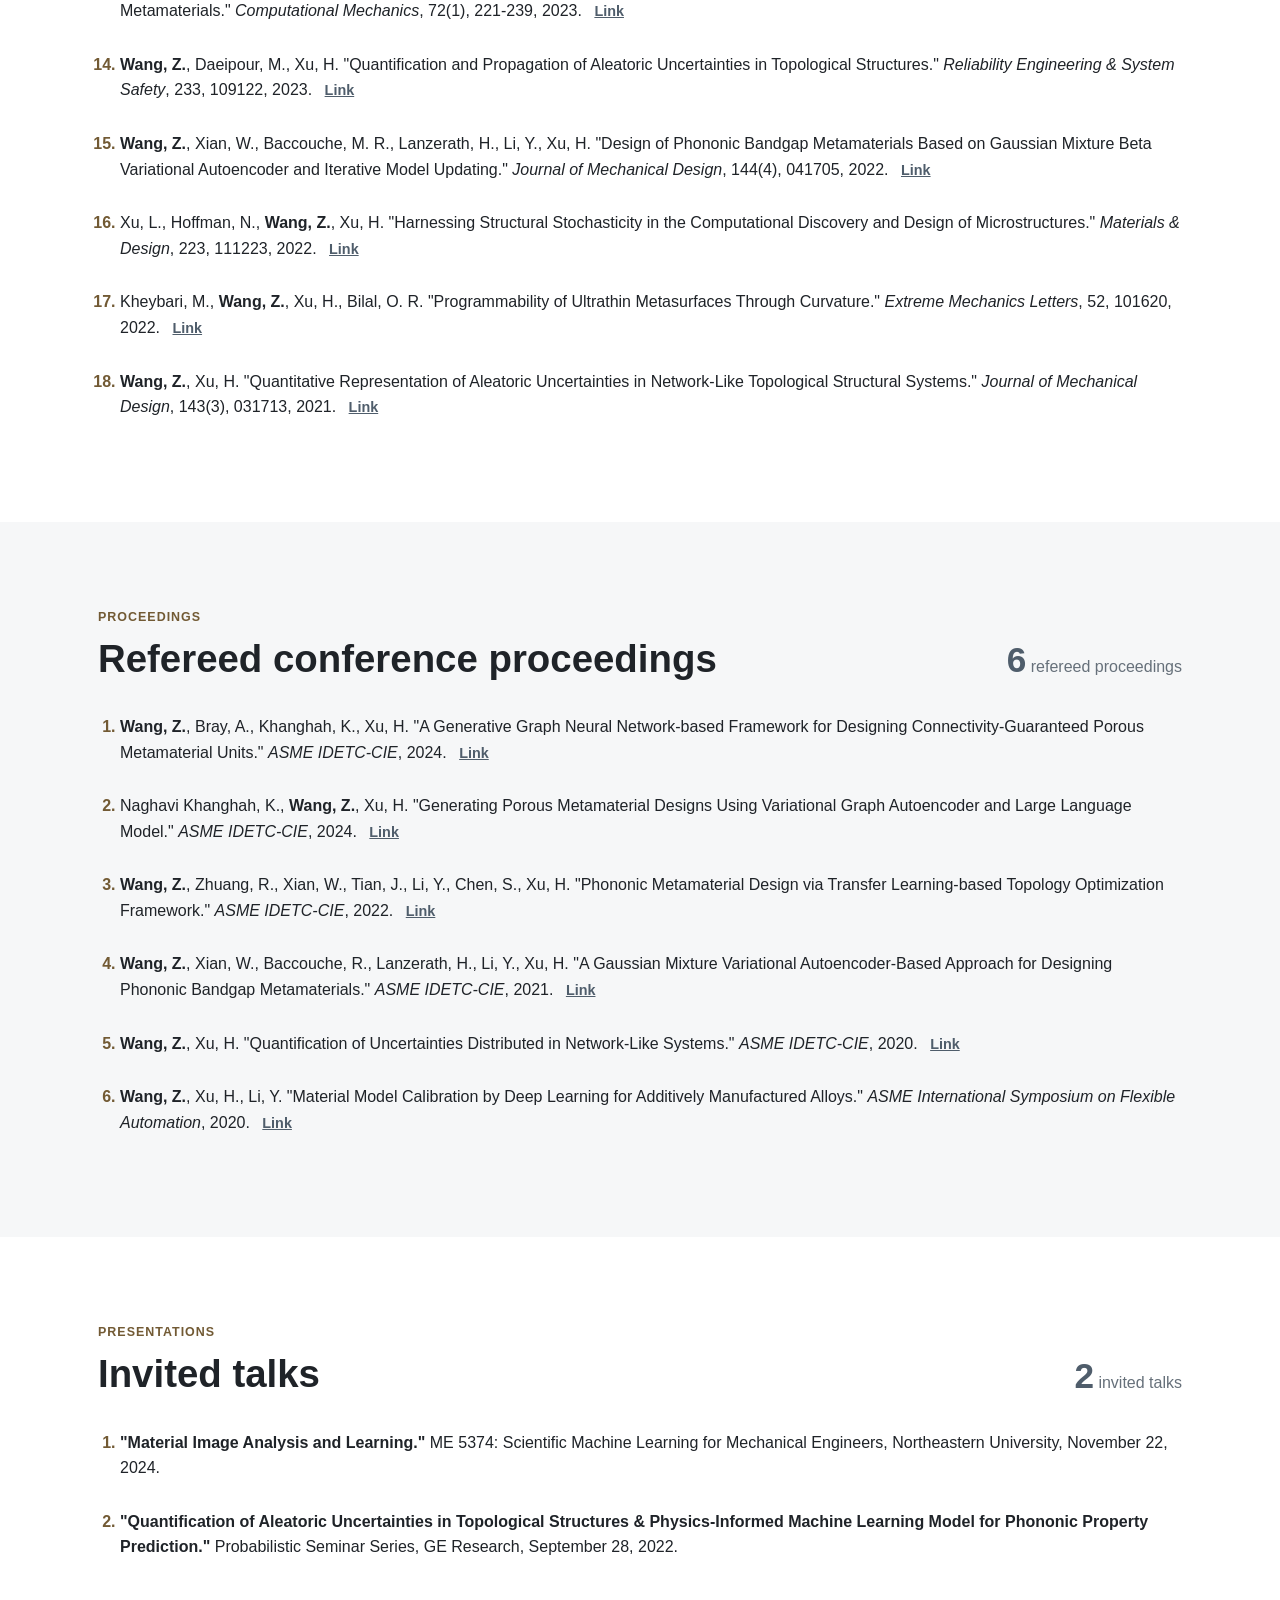
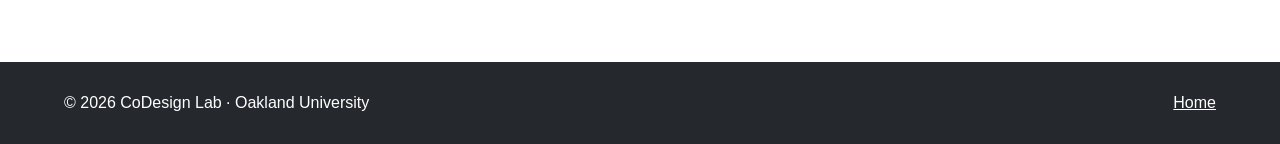
<file: publications.html>
<!doctype html>
<html lang="en">
  <head>
    <meta charset="utf-8" />
    <meta name="viewport" content="width=device-width, initial-scale=1" />
    <title>Publications | CoDesign Lab</title>
    <link rel="icon" type="image/png" href="assets/codesign-lab-icon.png" />
    <link rel="stylesheet" href="styles.css" />
  </head>
  <body>
    <header class="site-header" data-header>
      <a class="brand" href="index.html" aria-label="CoDesign Lab home">
        <img class="brand-mark" src="assets/codesign-lab-icon.png" alt="" />
        <span>CoDesign Lab</span>
      </a>
      <nav class="nav" aria-label="Primary navigation">
        <a href="index.html">Home</a>
        <a href="research.html">Research</a>
        <a href="news.html">News</a>
        <a href="people.html">People</a>
        <a class="active" href="publications.html">Publications</a>
        <a href="teaching.html">Teaching</a>
        <a href="join.html">Join &amp; Contact</a>
      </nav>
    </header>

    <main>
      <section class="page-hero">
        <p class="eyebrow">Publications</p>
        <h1>Papers</h1>
        <p>Journal papers, preprints, and refereed conference proceedings.</p>
        <a class="text-link" href="https://scholar.google.com/citations?user=hDSJlrwAAAAJ&amp;hl=en" target="_blank" rel="noopener">View Google Scholar profile</a>
      </section>

      <section class="section band">
        <div class="section-heading split">
          <div>
            <p class="eyebrow">Journal Papers</p>
            <h2>Journal papers and preprints</h2>
          </div>
          <p class="metric"><strong>18</strong> journal papers and preprints</p>
        </div>
        <ol class="pub-list">
          <li><strong>Wang, Z.</strong>, Chen, Y. P., Dolar, T., Chen, W. "ARCO-BO: Adaptive Resource-aware COllaborative Bayesian Optimization for Heterogeneous Multi-Agent Design Optimization." <em>Journal of Mechanical Design</em>, 1-17, 2026. <a class="publication-link" href="https://doi.org/10.1115/1.4071073" target="_blank" rel="noopener">Link</a></li>
          <li>Kumbhojkar, G., <strong>Wang, Z.</strong>, Keten, S., Chen, W. "Multi-objective Bayesian Optimization for Design Under Unknown Feasibility Constraints." <em>Journal of Mechanical Design</em>, 1-15, 2026. <a class="publication-link" href="https://doi.org/10.1115/1.4070762" target="_blank" rel="noopener">Link</a></li>
          <li><strong>Wang, Z.</strong>, Bray, A., Naghavi Khanghah, K., Xu, H. "Designing Connectivity-Guaranteed Porous Metamaterial Units Using Generative Graph Neural Networks." <em>Journal of Mechanical Design</em>, 147(2), 021706, 2025. <a class="publication-link" href="https://doi.org/10.1115/1.4066128" target="_blank" rel="noopener">Link</a></li>
          <li>Naghavi Khanghah, K., <strong>Wang, Z.</strong>, Xu, H. "Reconstruction and Generation of Porous Metamaterial Units via Variational Graph Autoencoder and Large Language Model." <em>Journal of Computing and Information Science in Engineering</em>, 25(2), 021003, 2025. <a class="publication-link" href="https://doi.org/10.1115/1.4066095" target="_blank" rel="noopener">Link</a></li>
          <li>Song, J., Ihuaenyi, R. C., Lim, J., <strong>Wang, Z.</strong>, Li, W., Fang, R., Ghamsari, A. K., Xu, H., et al. "A Microstructural Electrochemo-Mechanical Model of High-Nickel Composite Electrodes Towards Digital Twins to Bridge the Particle and Electrode-Level Characterizations." <em>Energy &amp; Environmental Science</em>, 18(7), 3129-3147, 2025. <a class="publication-link" href="https://doi.org/10.1039/d4ee04856c" target="_blank" rel="noopener">Link</a></li>
          <li>Efaw, C. M., <strong>Wang, Z.</strong>, Zhang, H., Barnes, P. L., Xu, L., Wang, Y., Olds, D., Kim, S., et al. "Pressure Effects on Lithium Anode/Nickel-Manganese-Cobalt Oxide Cathode Pouch Cells Through Fixture Design." <em>Device</em>, 3(4), 2025. <a class="publication-link" href="https://doi.org/10.1016/j.device.2024.100660" target="_blank" rel="noopener">Link</a></li>
          <li>Cleeman, J., Jackson, A., Patel, A., <strong>Wang, Z.</strong>, Feldhausen, T., Shao, C., Xu, H., et al. "Operational Resilience of Additively Manufactured Parts to Stealthy Cyberphysical Attacks Using Geometric and Process Digital Twins." <em>Journal of Manufacturing Systems</em>, 83, 626-651, 2025. <a class="publication-link" href="https://doi.org/10.1016/j.jmsy.2025.10.009" target="_blank" rel="noopener">Link</a></li>
          <li>Dolar, T., della Ventura, N. M., Mignerot, F., <strong>Wang, Z.</strong>, Howard, H. C., Kassner, C. T., et al. "Accelerating Materials Discovery in Heterogeneous Composition-Property Design Spaces via Collaborative Bayesian Optimization." <em>Materials &amp; Design</em>, 115331, 2025. <a class="publication-link" href="https://doi.org/10.1016/j.matdes.2025.115331" target="_blank" rel="noopener">Link</a></li>
          <li>Xu, L., <strong>Wang, Z.</strong>, Rodgers, T., Liu, D., Tran, A., Xu, H. "Exascale Granular Microstructure Reconstruction in 3D Volumes of Arbitrary Geometries with Generative Learning." <em>Acta Materialia</em>, 289, 120859, 2025. <a class="publication-link" href="https://doi.org/10.1016/j.actamat.2025.120859" target="_blank" rel="noopener">Link</a></li>
          <li><strong>Wang, Z.</strong>, Chen, Y. P., Dolar, T., Chen, W. "ARCO-BO: Adaptive Resource-aware COllaborative Bayesian Optimization for Heterogeneous Multi-Agent Design." <em>arXiv preprint arXiv:2510.16652</em>, 2025. <a class="publication-link" href="https://arxiv.org/abs/2510.16652" target="_blank" rel="noopener">Link</a></li>
          <li><strong>Wang, Z.</strong>, Bhaduri, A., Xu, H., Wang, L. "An Uncertainty-Aware Deep Learning Framework-Based Robust Design Optimization of Metamaterial Units." <em>Structural and Multidisciplinary Optimization</em>, 68(3), 47, 2025. <a class="publication-link" href="https://doi.org/10.1007/s00158-025-03979-z" target="_blank" rel="noopener">Link</a></li>
          <li><strong>Wang, Z.</strong>, Xu, H. "Manufacturability-Aware Deep Generative Design of 3D Metamaterial Units for Additive Manufacturing." <em>Structural and Multidisciplinary Optimization</em>, 67(2), 22, 2024. <a class="publication-link" href="https://doi.org/10.1007/s00158-023-03732-4" target="_blank" rel="noopener">Link</a></li>
          <li><strong>Wang, Z.</strong>, Xian, W., Li, Y., Xu, H. "Embedding Physical Knowledge in Deep Neural Networks for Predicting the Phonon Dispersion Curves of Cellular Metamaterials." <em>Computational Mechanics</em>, 72(1), 221-239, 2023. <a class="publication-link" href="https://doi.org/10.1007/s00466-023-02328-5" target="_blank" rel="noopener">Link</a></li>
          <li><strong>Wang, Z.</strong>, Daeipour, M., Xu, H. "Quantification and Propagation of Aleatoric Uncertainties in Topological Structures." <em>Reliability Engineering &amp; System Safety</em>, 233, 109122, 2023. <a class="publication-link" href="https://doi.org/10.1016/j.ress.2023.109122" target="_blank" rel="noopener">Link</a></li>
          <li><strong>Wang, Z.</strong>, Xian, W., Baccouche, M. R., Lanzerath, H., Li, Y., Xu, H. "Design of Phononic Bandgap Metamaterials Based on Gaussian Mixture Beta Variational Autoencoder and Iterative Model Updating." <em>Journal of Mechanical Design</em>, 144(4), 041705, 2022. <a class="publication-link" href="https://doi.org/10.1115/1.4053814" target="_blank" rel="noopener">Link</a></li>
          <li>Xu, L., Hoffman, N., <strong>Wang, Z.</strong>, Xu, H. "Harnessing Structural Stochasticity in the Computational Discovery and Design of Microstructures." <em>Materials &amp; Design</em>, 223, 111223, 2022. <a class="publication-link" href="https://doi.org/10.1016/j.matdes.2022.111223" target="_blank" rel="noopener">Link</a></li>
          <li>Kheybari, M., <strong>Wang, Z.</strong>, Xu, H., Bilal, O. R. "Programmability of Ultrathin Metasurfaces Through Curvature." <em>Extreme Mechanics Letters</em>, 52, 101620, 2022. <a class="publication-link" href="https://doi.org/10.1016/j.eml.2022.101620" target="_blank" rel="noopener">Link</a></li>
          <li><strong>Wang, Z.</strong>, Xu, H. "Quantitative Representation of Aleatoric Uncertainties in Network-Like Topological Structural Systems." <em>Journal of Mechanical Design</em>, 143(3), 031713, 2021. <a class="publication-link" href="https://doi.org/10.1115/1.4049522" target="_blank" rel="noopener">Link</a></li>
        </ol>
      </section>

      <section class="section">
        <div class="section-heading split">
          <div>
            <p class="eyebrow">Proceedings</p>
            <h2>Refereed conference proceedings</h2>
          </div>
          <p class="metric"><strong>6</strong> refereed proceedings</p>
        </div>
        <ol class="pub-list">
          <li><strong>Wang, Z.</strong>, Bray, A., Khanghah, K., Xu, H. "A Generative Graph Neural Network-based Framework for Designing Connectivity-Guaranteed Porous Metamaterial Units." <em>ASME IDETC-CIE</em>, 2024. <a class="publication-link" href="https://doi.org/10.1115/detc2024-143200" target="_blank" rel="noopener">Link</a></li>
          <li>Naghavi Khanghah, K., <strong>Wang, Z.</strong>, Xu, H. "Generating Porous Metamaterial Designs Using Variational Graph Autoencoder and Large Language Model." <em>ASME IDETC-CIE</em>, 2024. <a class="publication-link" href="https://doi.org/10.1115/detc2024-143234" target="_blank" rel="noopener">Link</a></li>
          <li><strong>Wang, Z.</strong>, Zhuang, R., Xian, W., Tian, J., Li, Y., Chen, S., Xu, H. "Phononic Metamaterial Design via Transfer Learning-based Topology Optimization Framework." <em>ASME IDETC-CIE</em>, 2022. <a class="publication-link" href="https://doi.org/10.1115/detc2022-89932" target="_blank" rel="noopener">Link</a></li>
          <li><strong>Wang, Z.</strong>, Xian, W., Baccouche, R., Lanzerath, H., Li, Y., Xu, H. "A Gaussian Mixture Variational Autoencoder-Based Approach for Designing Phononic Bandgap Metamaterials." <em>ASME IDETC-CIE</em>, 2021. <a class="publication-link" href="https://doi.org/10.1115/detc2021-67629" target="_blank" rel="noopener">Link</a></li>
          <li><strong>Wang, Z.</strong>, Xu, H. "Quantification of Uncertainties Distributed in Network-Like Systems." <em>ASME IDETC-CIE</em>, 2020. <a class="publication-link" href="https://doi.org/10.1115/detc2020-22082" target="_blank" rel="noopener">Link</a></li>
          <li><strong>Wang, Z.</strong>, Xu, H., Li, Y. "Material Model Calibration by Deep Learning for Additively Manufactured Alloys." <em>ASME International Symposium on Flexible Automation</em>, 2020. <a class="publication-link" href="https://doi.org/10.1115/isfa2020-9640" target="_blank" rel="noopener">Link</a></li>
        </ol>
      </section>

      <section class="section band">
        <div class="section-heading split">
          <div>
            <p class="eyebrow">Presentations</p>
            <h2>Invited talks</h2>
          </div>
          <p class="metric"><strong>2</strong> invited talks</p>
        </div>
        <ol class="pub-list">
          <li>
            <strong>"Material Image Analysis and Learning."</strong>
            ME 5374: Scientific Machine Learning for Mechanical Engineers, Northeastern University, November 22, 2024.
          </li>
          <li>
            <strong>"Quantification of Aleatoric Uncertainties in Topological Structures &amp; Physics-Informed Machine Learning Model for Phononic Property Prediction."</strong>
            Probabilistic Seminar Series, GE Research, September 28, 2022.
          </li>
        </ol>
      </section>
    </main>

    <footer class="footer">
      <span>&copy; <span data-year></span> CoDesign Lab &middot; Oakland University</span>
      <a href="index.html">Home</a>
    </footer>

    <script src="script.js"></script>
  </body>
</html>
</file>
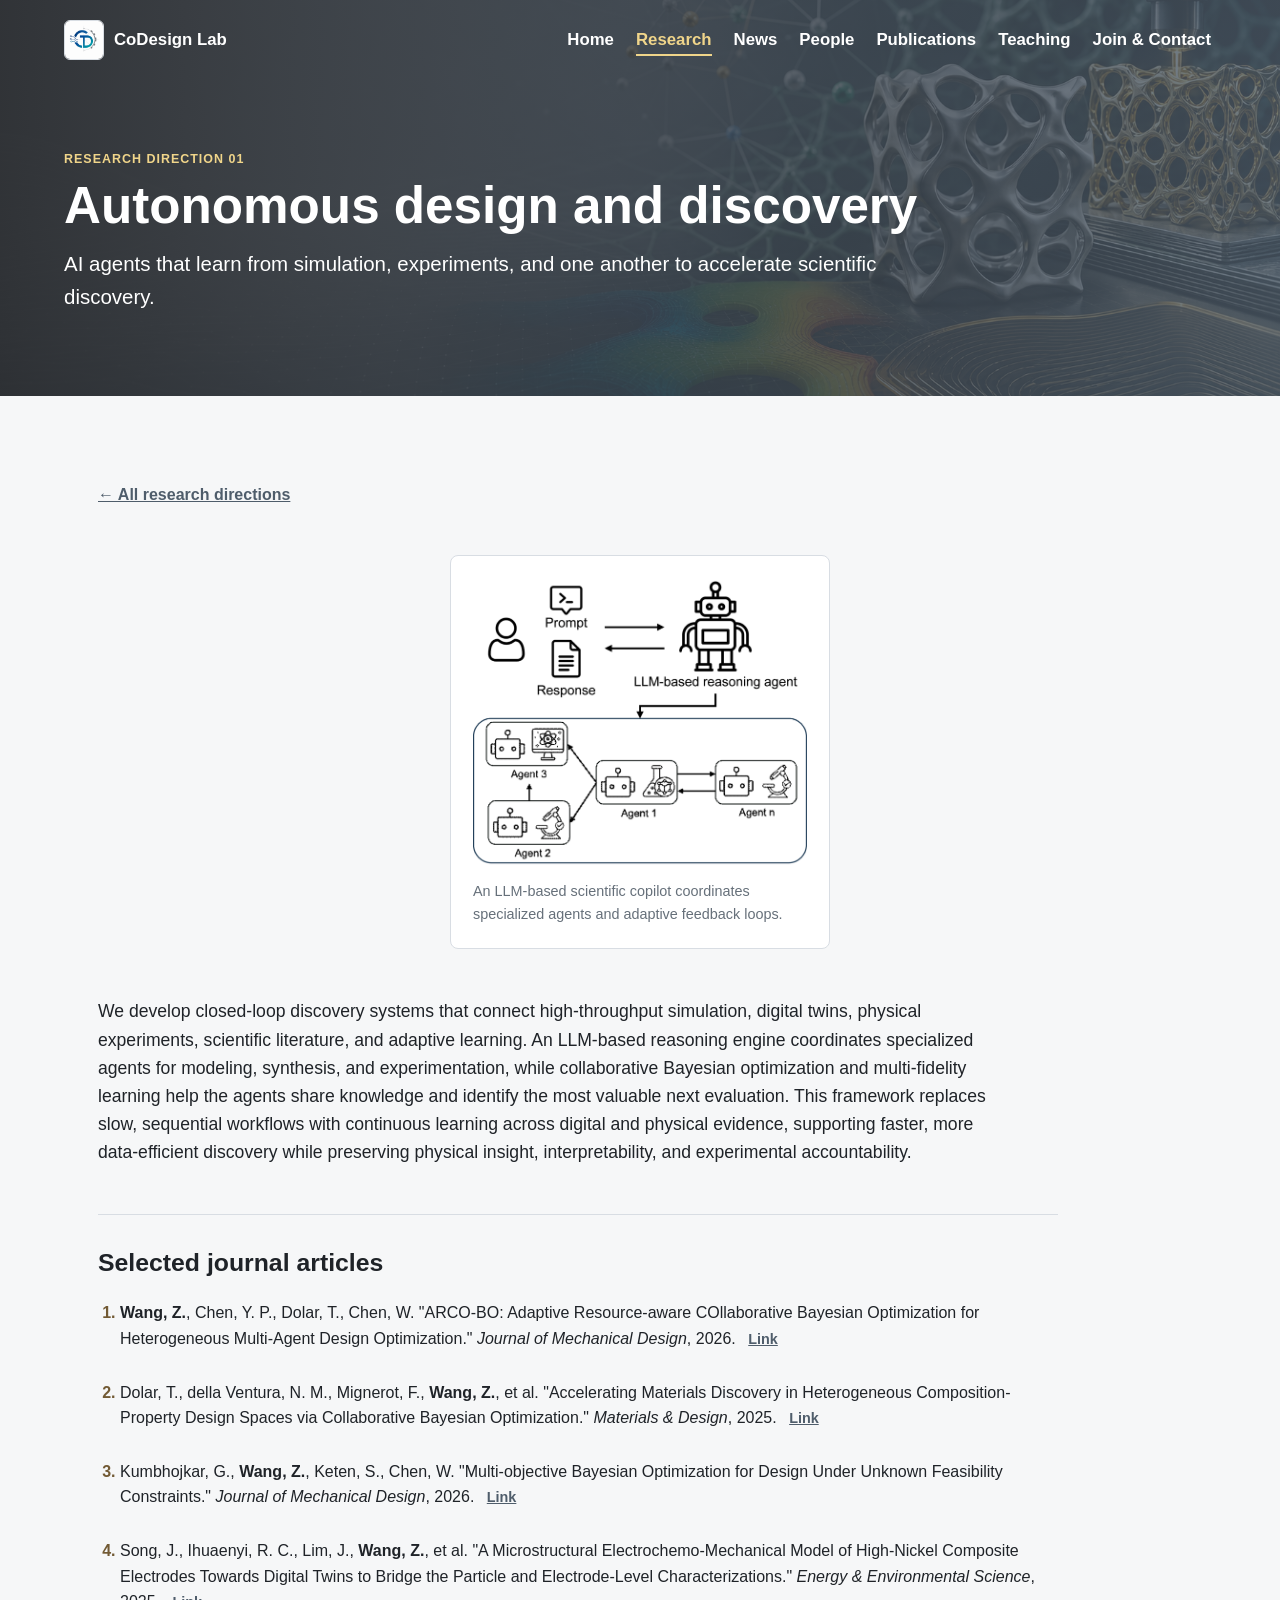
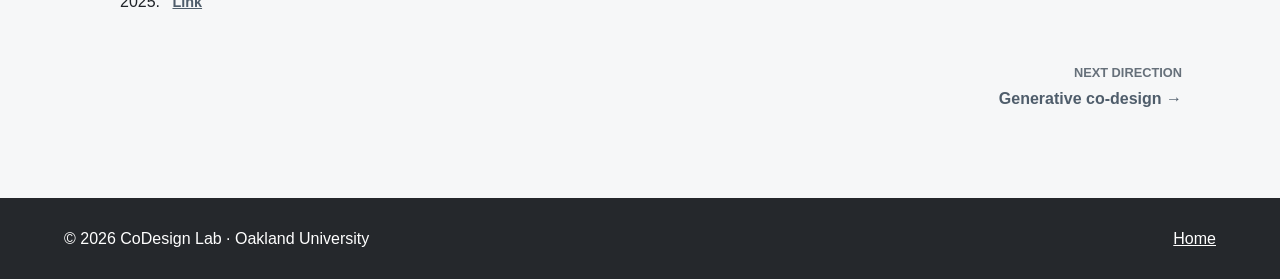
<file: research-autonomous-discovery.html>
<!doctype html>
<html lang="en">
  <head>
    <meta charset="utf-8" />
    <meta name="viewport" content="width=device-width, initial-scale=1" />
    <meta name="description" content="CoDesign Lab research in AI-based autonomous design and materials discovery." />
    <title>Autonomous Design and Discovery | CoDesign Lab</title>
    <link rel="icon" type="image/png" href="assets/codesign-lab-icon.png" />
    <link rel="stylesheet" href="styles.css" />
  </head>
  <body>
    <header class="site-header" data-header>
      <a class="brand" href="index.html" aria-label="CoDesign Lab home">
        <img class="brand-mark" src="assets/codesign-lab-icon.png" alt="" />
        <span>CoDesign Lab</span>
      </a>
      <nav class="nav" aria-label="Primary navigation">
        <a href="index.html">Home</a><a class="active" href="research.html">Research</a><a href="news.html">News</a><a href="people.html">People</a><a href="publications.html">Publications</a><a href="teaching.html">Teaching</a><a href="join.html">Join &amp; Contact</a>
      </nav>
    </header>

    <main>
      <section class="page-hero research-detail-hero">
        <p class="eyebrow">Research Direction 01</p>
        <h1>Autonomous design and discovery</h1>
        <p>AI agents that learn from simulation, experiments, and one another to accelerate scientific discovery.</p>
      </section>

      <section class="section research-detail">
        <a class="back-link" href="research.html">&#8592; All research directions</a>
        <figure class="research-figure autonomous-figure">
          <img src="assets/research-autonomous-agents.png" alt="LLM-based reasoning agent coordinating specialized modeling, synthesis, and experimental agents" />
          <figcaption>An LLM-based scientific copilot coordinates specialized agents and adaptive feedback loops.</figcaption>
        </figure>

        <p class="research-summary">
          We develop closed-loop discovery systems that connect high-throughput simulation, digital twins, physical
          experiments, scientific literature, and adaptive learning. An LLM-based reasoning engine coordinates specialized
          agents for modeling, synthesis, and experimentation, while collaborative Bayesian optimization and multi-fidelity
          learning help the agents share knowledge and identify the most valuable next evaluation. This framework replaces
          slow, sequential workflows with continuous learning across digital and physical evidence, supporting faster,
          more data-efficient discovery while preserving physical insight, interpretability, and experimental accountability.
        </p>

        <section class="selected-articles">
          <h2>Selected journal articles</h2>
          <ol class="pub-list">
            <li><strong>Wang, Z.</strong>, Chen, Y. P., Dolar, T., Chen, W. "ARCO-BO: Adaptive Resource-aware COllaborative Bayesian Optimization for Heterogeneous Multi-Agent Design Optimization." <em>Journal of Mechanical Design</em>, 2026. <a class="publication-link" href="https://doi.org/10.1115/1.4071073" target="_blank" rel="noopener">Link</a></li>
            <li>Dolar, T., della Ventura, N. M., Mignerot, F., <strong>Wang, Z.</strong>, et al. "Accelerating Materials Discovery in Heterogeneous Composition-Property Design Spaces via Collaborative Bayesian Optimization." <em>Materials &amp; Design</em>, 2025. <a class="publication-link" href="https://doi.org/10.1016/j.matdes.2025.115331" target="_blank" rel="noopener">Link</a></li>
            <li>Kumbhojkar, G., <strong>Wang, Z.</strong>, Keten, S., Chen, W. "Multi-objective Bayesian Optimization for Design Under Unknown Feasibility Constraints." <em>Journal of Mechanical Design</em>, 2026. <a class="publication-link" href="https://doi.org/10.1115/1.4070762" target="_blank" rel="noopener">Link</a></li>
            <li>Song, J., Ihuaenyi, R. C., Lim, J., <strong>Wang, Z.</strong>, et al. "A Microstructural Electrochemo-Mechanical Model of High-Nickel Composite Electrodes Towards Digital Twins to Bridge the Particle and Electrode-Level Characterizations." <em>Energy &amp; Environmental Science</em>, 2025. <a class="publication-link" href="https://doi.org/10.1039/d4ee04856c" target="_blank" rel="noopener">Link</a></li>
          </ol>
        </section>

        <nav class="direction-nav" aria-label="Research directions">
          <a href="research-generative-codesign.html"><span>Next direction</span><strong>Generative co-design &#8594;</strong></a>
        </nav>
      </section>
    </main>

    <footer class="footer"><span>&copy; <span data-year></span> CoDesign Lab &middot; Oakland University</span><a href="index.html">Home</a></footer>
    <script src="script.js"></script>
  </body>
</html>
</file>
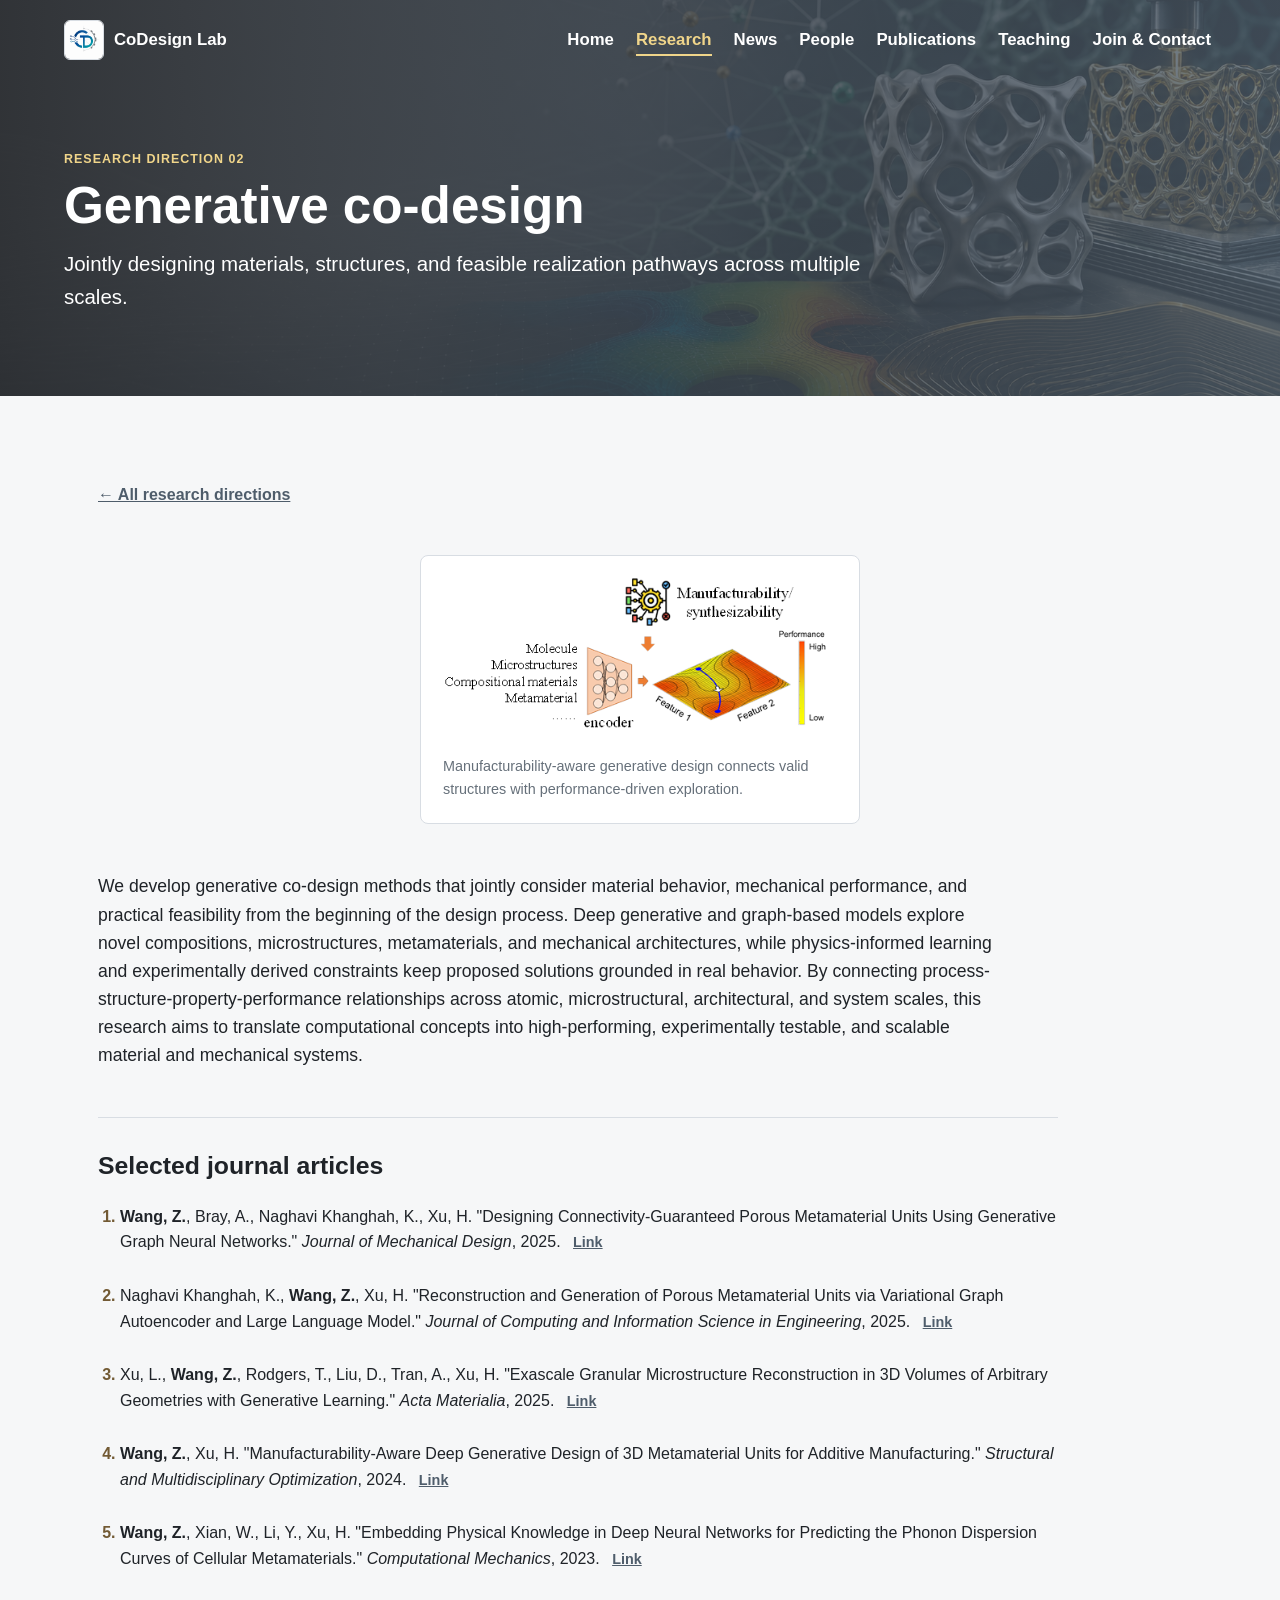
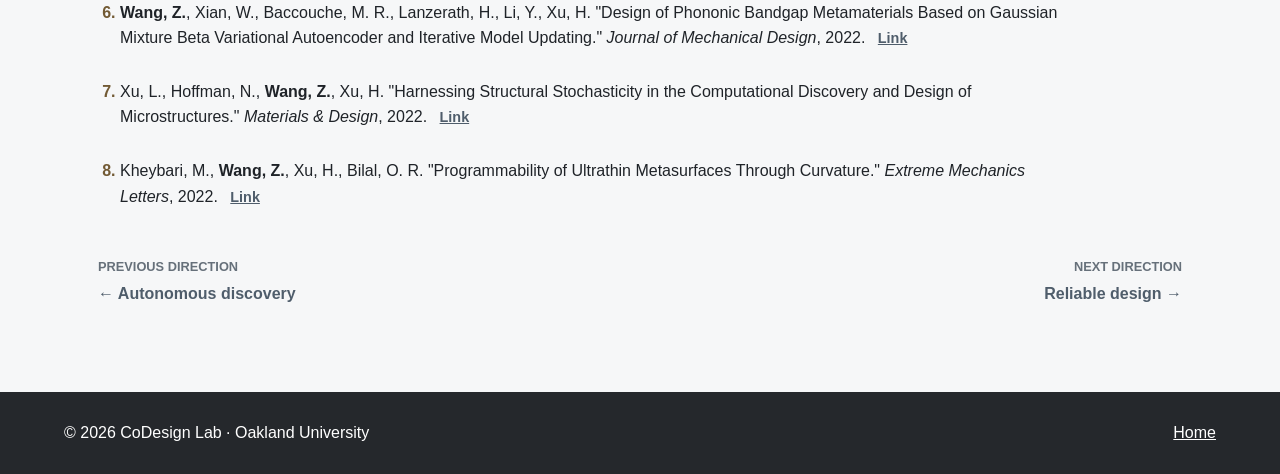
<file: research-generative-codesign.html>
<!doctype html>
<html lang="en">
  <head>
    <meta charset="utf-8" />
    <meta name="viewport" content="width=device-width, initial-scale=1" />
    <meta name="description" content="CoDesign Lab research in generative co-design of materials and mechanical systems." />
    <title>Generative Co-Design | CoDesign Lab</title>
    <link rel="icon" type="image/png" href="assets/codesign-lab-icon.png" />
    <link rel="stylesheet" href="styles.css" />
  </head>
  <body>
    <header class="site-header" data-header>
      <a class="brand" href="index.html" aria-label="CoDesign Lab home"><img class="brand-mark" src="assets/codesign-lab-icon.png" alt="" /><span>CoDesign Lab</span></a>
      <nav class="nav" aria-label="Primary navigation"><a href="index.html">Home</a><a class="active" href="research.html">Research</a><a href="news.html">News</a><a href="people.html">People</a><a href="publications.html">Publications</a><a href="teaching.html">Teaching</a><a href="join.html">Join &amp; Contact</a></nav>
    </header>

    <main>
      <section class="page-hero research-detail-hero">
        <p class="eyebrow">Research Direction 02</p>
        <h1>Generative co-design</h1>
        <p>Jointly designing materials, structures, and feasible realization pathways across multiple scales.</p>
      </section>

      <section class="section research-detail">
        <a class="back-link" href="research.html">&#8592; All research directions</a>
        <figure class="research-figure codesign-figure">
          <img src="assets/research-generative-codesign.png" alt="Manufacturability-aware generative design connecting valid structures with performance-driven exploration" />
          <figcaption>Manufacturability-aware generative design connects valid structures with performance-driven exploration.</figcaption>
        </figure>

        <p class="research-summary">
          We develop generative co-design methods that jointly consider material behavior, mechanical performance, and
          practical feasibility from the beginning of the design process. Deep generative and graph-based models explore
          novel compositions, microstructures, metamaterials, and mechanical architectures, while physics-informed learning
          and experimentally derived constraints keep proposed solutions grounded in real behavior. By connecting
          process-structure-property-performance relationships across atomic, microstructural, architectural, and system
          scales, this research aims to translate computational concepts into high-performing, experimentally testable,
          and scalable material and mechanical systems.
        </p>

        <section class="selected-articles">
          <h2>Selected journal articles</h2>
          <ol class="pub-list">
            <li><strong>Wang, Z.</strong>, Bray, A., Naghavi Khanghah, K., Xu, H. "Designing Connectivity-Guaranteed Porous Metamaterial Units Using Generative Graph Neural Networks." <em>Journal of Mechanical Design</em>, 2025. <a class="publication-link" href="https://doi.org/10.1115/1.4066128" target="_blank" rel="noopener">Link</a></li>
            <li>Naghavi Khanghah, K., <strong>Wang, Z.</strong>, Xu, H. "Reconstruction and Generation of Porous Metamaterial Units via Variational Graph Autoencoder and Large Language Model." <em>Journal of Computing and Information Science in Engineering</em>, 2025. <a class="publication-link" href="https://doi.org/10.1115/1.4066095" target="_blank" rel="noopener">Link</a></li>
            <li>Xu, L., <strong>Wang, Z.</strong>, Rodgers, T., Liu, D., Tran, A., Xu, H. "Exascale Granular Microstructure Reconstruction in 3D Volumes of Arbitrary Geometries with Generative Learning." <em>Acta Materialia</em>, 2025. <a class="publication-link" href="https://doi.org/10.1016/j.actamat.2025.120859" target="_blank" rel="noopener">Link</a></li>
            <li><strong>Wang, Z.</strong>, Xu, H. "Manufacturability-Aware Deep Generative Design of 3D Metamaterial Units for Additive Manufacturing." <em>Structural and Multidisciplinary Optimization</em>, 2024. <a class="publication-link" href="https://doi.org/10.1007/s00158-023-03732-4" target="_blank" rel="noopener">Link</a></li>
            <li><strong>Wang, Z.</strong>, Xian, W., Li, Y., Xu, H. "Embedding Physical Knowledge in Deep Neural Networks for Predicting the Phonon Dispersion Curves of Cellular Metamaterials." <em>Computational Mechanics</em>, 2023. <a class="publication-link" href="https://doi.org/10.1007/s00466-023-02328-5" target="_blank" rel="noopener">Link</a></li>
            <li><strong>Wang, Z.</strong>, Xian, W., Baccouche, M. R., Lanzerath, H., Li, Y., Xu, H. "Design of Phononic Bandgap Metamaterials Based on Gaussian Mixture Beta Variational Autoencoder and Iterative Model Updating." <em>Journal of Mechanical Design</em>, 2022. <a class="publication-link" href="https://doi.org/10.1115/1.4053814" target="_blank" rel="noopener">Link</a></li>
            <li>Xu, L., Hoffman, N., <strong>Wang, Z.</strong>, Xu, H. "Harnessing Structural Stochasticity in the Computational Discovery and Design of Microstructures." <em>Materials &amp; Design</em>, 2022. <a class="publication-link" href="https://doi.org/10.1016/j.matdes.2022.111223" target="_blank" rel="noopener">Link</a></li>
            <li>Kheybari, M., <strong>Wang, Z.</strong>, Xu, H., Bilal, O. R. "Programmability of Ultrathin Metasurfaces Through Curvature." <em>Extreme Mechanics Letters</em>, 2022. <a class="publication-link" href="https://doi.org/10.1016/j.eml.2022.101620" target="_blank" rel="noopener">Link</a></li>
          </ol>
        </section>

        <nav class="direction-nav" aria-label="Research directions">
          <a href="research-autonomous-discovery.html"><span>Previous direction</span><strong>&#8592; Autonomous discovery</strong></a>
          <a href="research-reliable-design.html"><span>Next direction</span><strong>Reliable design &#8594;</strong></a>
        </nav>
      </section>
    </main>

    <footer class="footer"><span>&copy; <span data-year></span> CoDesign Lab &middot; Oakland University</span><a href="index.html">Home</a></footer>
    <script src="script.js"></script>
  </body>
</html>
</file>
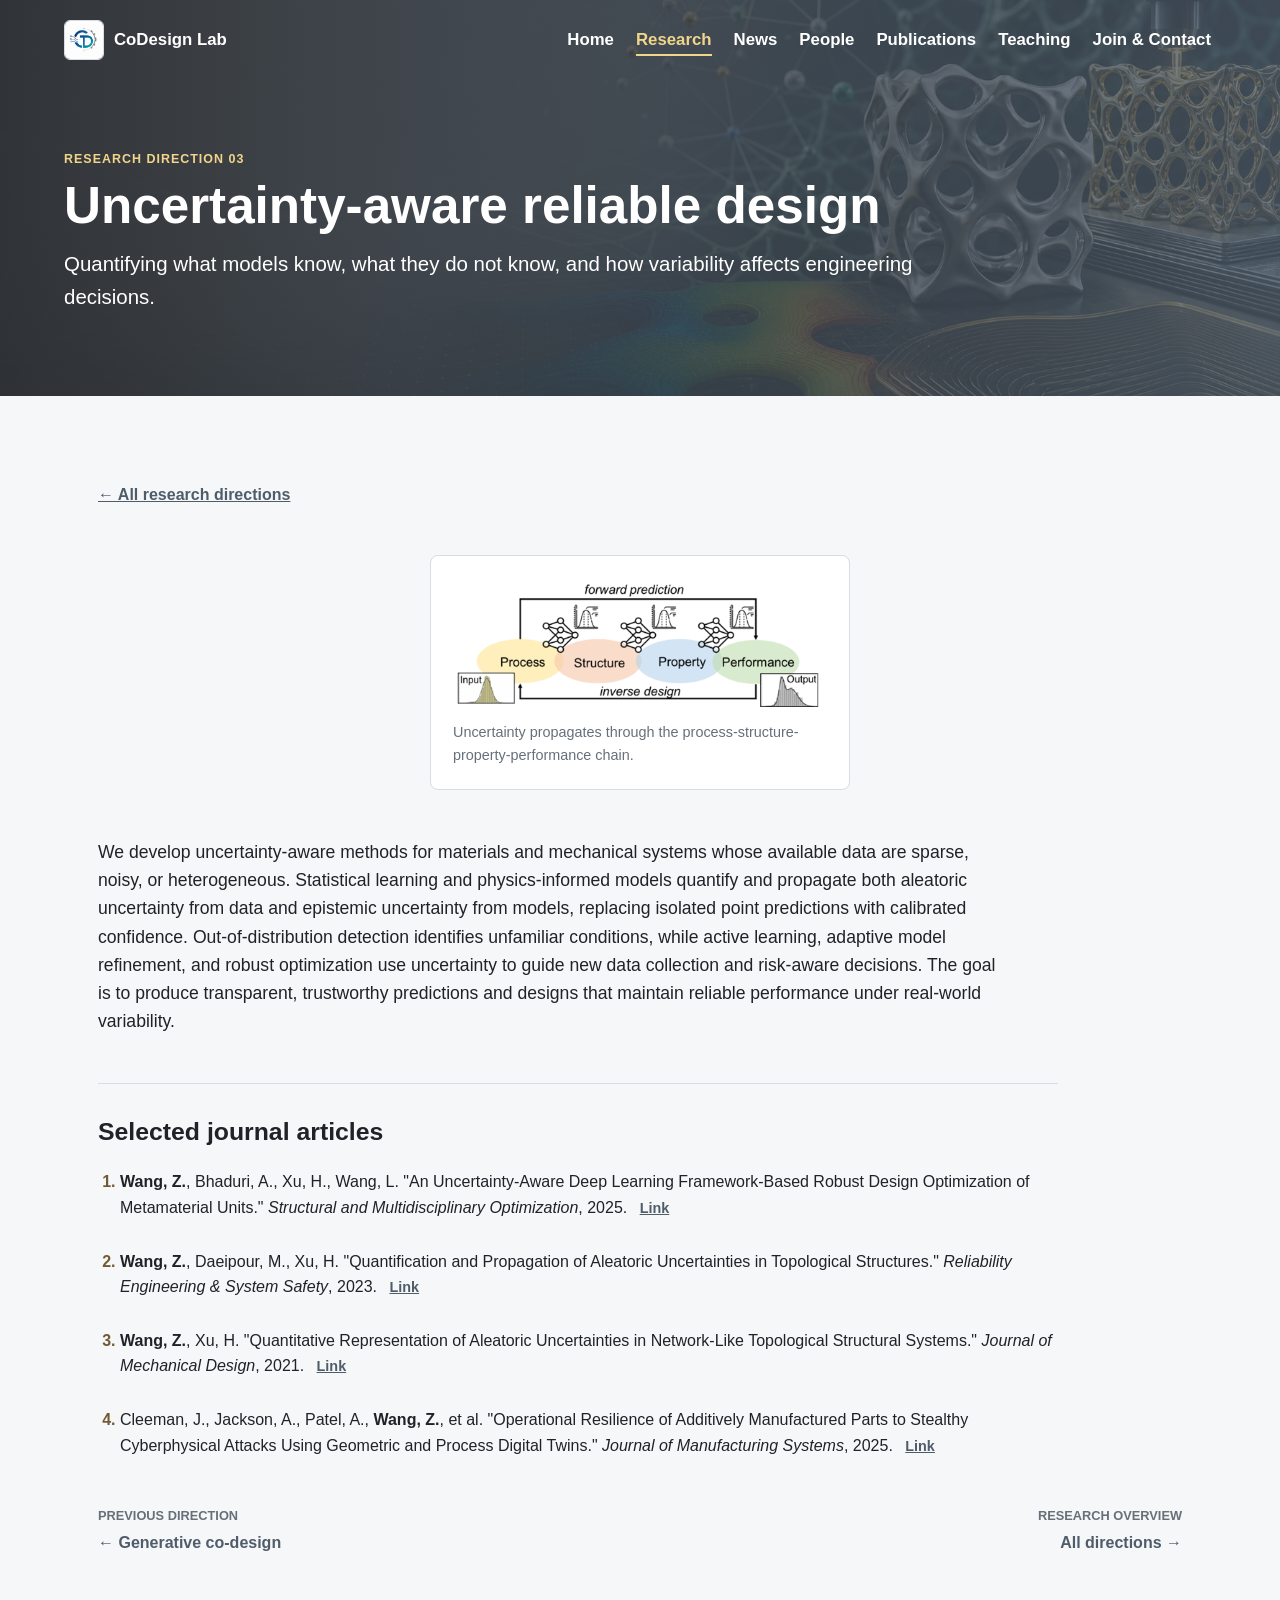
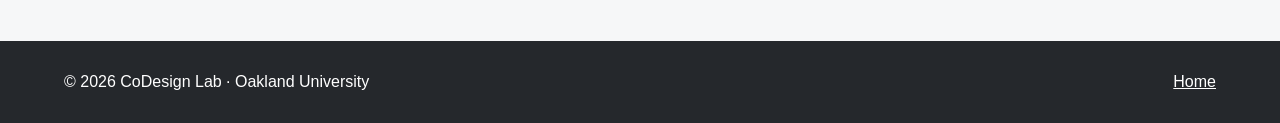
<file: research-reliable-design.html>
<!doctype html>
<html lang="en">
  <head>
    <meta charset="utf-8" />
    <meta name="viewport" content="width=device-width, initial-scale=1" />
    <meta name="description" content="CoDesign Lab research in uncertainty-aware reliable design of materials and mechanical systems." />
    <title>Uncertainty-Aware Reliable Design | CoDesign Lab</title>
    <link rel="icon" type="image/png" href="assets/codesign-lab-icon.png" />
    <link rel="stylesheet" href="styles.css" />
  </head>
  <body>
    <header class="site-header" data-header>
      <a class="brand" href="index.html" aria-label="CoDesign Lab home"><img class="brand-mark" src="assets/codesign-lab-icon.png" alt="" /><span>CoDesign Lab</span></a>
      <nav class="nav" aria-label="Primary navigation"><a href="index.html">Home</a><a class="active" href="research.html">Research</a><a href="news.html">News</a><a href="people.html">People</a><a href="publications.html">Publications</a><a href="teaching.html">Teaching</a><a href="join.html">Join &amp; Contact</a></nav>
    </header>

    <main>
      <section class="page-hero research-detail-hero">
        <p class="eyebrow">Research Direction 03</p>
        <h1>Uncertainty-aware reliable design</h1>
        <p>Quantifying what models know, what they do not know, and how variability affects engineering decisions.</p>
      </section>

      <section class="section research-detail">
        <a class="back-link" href="research.html">&#8592; All research directions</a>
        <figure class="research-figure uncertainty-figure">
          <img src="assets/research-uncertainty-propagation.png" alt="Uncertainty propagation through the process, structure, property, and performance chain" />
          <figcaption>Uncertainty propagates through the process-structure-property-performance chain.</figcaption>
        </figure>

        <p class="research-summary">
          We develop uncertainty-aware methods for materials and mechanical systems whose available data are sparse, noisy,
          or heterogeneous. Statistical learning and physics-informed models quantify and propagate both aleatoric uncertainty
          from data and epistemic uncertainty from models, replacing isolated point predictions with calibrated confidence.
          Out-of-distribution detection identifies unfamiliar conditions, while active learning, adaptive model refinement,
          and robust optimization use uncertainty to guide new data collection and risk-aware decisions. The goal is to
          produce transparent, trustworthy predictions and designs that maintain reliable performance under real-world variability.
        </p>

        <section class="selected-articles">
          <h2>Selected journal articles</h2>
          <ol class="pub-list">
            <li><strong>Wang, Z.</strong>, Bhaduri, A., Xu, H., Wang, L. "An Uncertainty-Aware Deep Learning Framework-Based Robust Design Optimization of Metamaterial Units." <em>Structural and Multidisciplinary Optimization</em>, 2025. <a class="publication-link" href="https://doi.org/10.1007/s00158-025-03979-z" target="_blank" rel="noopener">Link</a></li>
            <li><strong>Wang, Z.</strong>, Daeipour, M., Xu, H. "Quantification and Propagation of Aleatoric Uncertainties in Topological Structures." <em>Reliability Engineering &amp; System Safety</em>, 2023. <a class="publication-link" href="https://doi.org/10.1016/j.ress.2023.109122" target="_blank" rel="noopener">Link</a></li>
            <li><strong>Wang, Z.</strong>, Xu, H. "Quantitative Representation of Aleatoric Uncertainties in Network-Like Topological Structural Systems." <em>Journal of Mechanical Design</em>, 2021. <a class="publication-link" href="https://doi.org/10.1115/1.4049522" target="_blank" rel="noopener">Link</a></li>
            <li>Cleeman, J., Jackson, A., Patel, A., <strong>Wang, Z.</strong>, et al. "Operational Resilience of Additively Manufactured Parts to Stealthy Cyberphysical Attacks Using Geometric and Process Digital Twins." <em>Journal of Manufacturing Systems</em>, 2025. <a class="publication-link" href="https://doi.org/10.1016/j.jmsy.2025.10.009" target="_blank" rel="noopener">Link</a></li>
          </ol>
        </section>

        <nav class="direction-nav" aria-label="Research directions">
          <a href="research-generative-codesign.html"><span>Previous direction</span><strong>&#8592; Generative co-design</strong></a>
          <a href="research.html"><span>Research overview</span><strong>All directions &#8594;</strong></a>
        </nav>
      </section>
    </main>

    <footer class="footer"><span>&copy; <span data-year></span> CoDesign Lab &middot; Oakland University</span><a href="index.html">Home</a></footer>
    <script src="script.js"></script>
  </body>
</html>
</file>
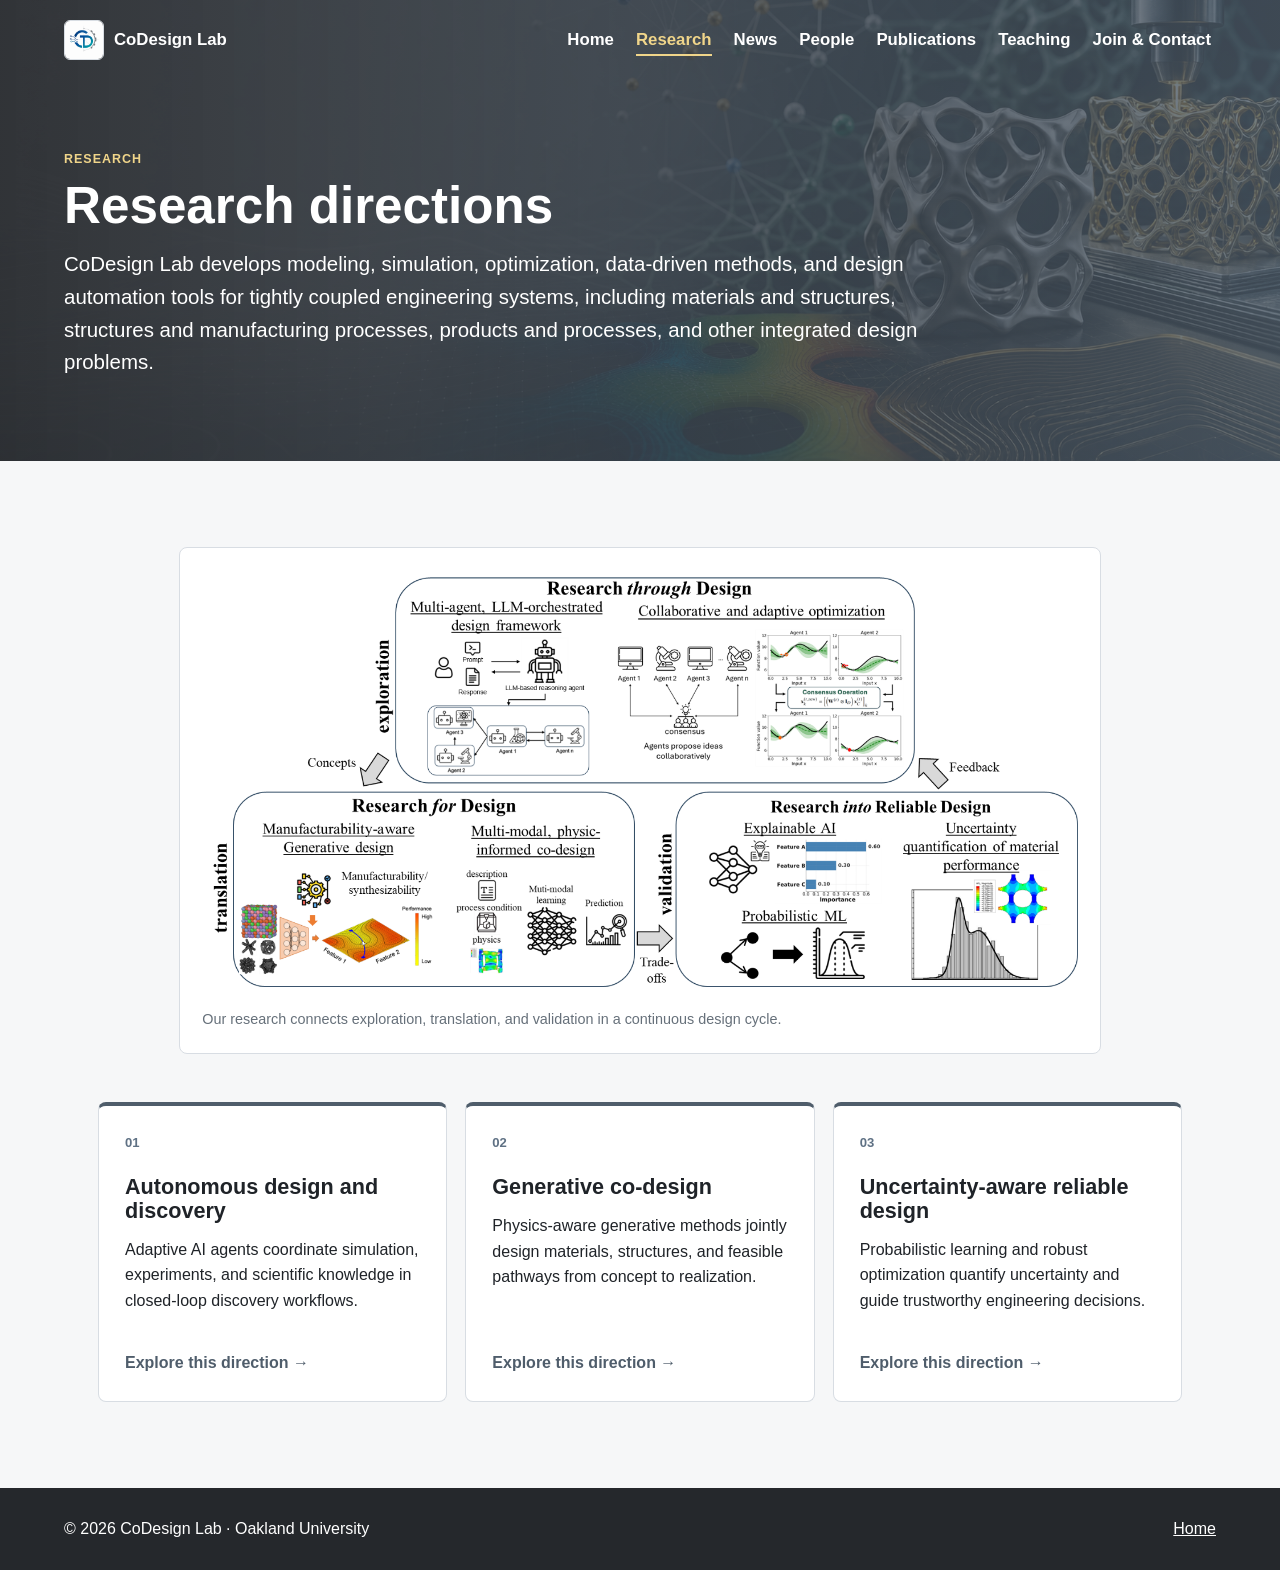
<file: research.html>
<!doctype html>
<html lang="en">
  <head>
    <meta charset="utf-8" />
    <meta name="viewport" content="width=device-width, initial-scale=1" />
    <meta name="description" content="Research directions of the CoDesign Lab: autonomous discovery, generative co-design, and uncertainty-aware reliable design." />
    <title>Research | CoDesign Lab</title>
    <link rel="icon" type="image/png" href="assets/codesign-lab-icon.png" />
    <link rel="stylesheet" href="styles.css" />
  </head>
  <body>
    <header class="site-header" data-header>
      <a class="brand" href="index.html" aria-label="CoDesign Lab home">
        <img class="brand-mark" src="assets/codesign-lab-icon.png" alt="" />
        <span>CoDesign Lab</span>
      </a>
      <nav class="nav" aria-label="Primary navigation">
        <a href="index.html">Home</a>
        <a class="active" href="research.html">Research</a>
        <a href="news.html">News</a>
        <a href="people.html">People</a>
        <a href="publications.html">Publications</a>
        <a href="teaching.html">Teaching</a>
        <a href="join.html">Join &amp; Contact</a>
      </nav>
    </header>

    <main>
      <section class="page-hero">
        <p class="eyebrow">Research</p>
        <h1>Research directions</h1>
        <p>
          CoDesign Lab develops modeling, simulation, optimization, data-driven methods, and design automation tools
          for tightly coupled engineering systems, including materials and structures, structures and manufacturing
          processes, products and processes, and other integrated design problems.
        </p>
      </section>

      <section class="section research-overview">
        <figure class="research-figure overview-figure">
          <img src="assets/research-thrusts-overview.png" alt="Three connected research directions spanning autonomous exploration, generative co-design, and reliable design" />
          <figcaption>Our research connects exploration, translation, and validation in a continuous design cycle.</figcaption>
        </figure>

        <div class="research-direction-grid">
          <a class="research-direction-card research-direction-autonomous" href="research-autonomous-discovery.html">
            <span class="number">01</span>
            <h2>Autonomous design and discovery</h2>
            <p>Adaptive AI agents coordinate simulation, experiments, and scientific knowledge in closed-loop discovery workflows.</p>
            <span class="card-link">Explore this direction <span aria-hidden="true">&#8594;</span></span>
          </a>
          <a class="research-direction-card research-direction-codesign" href="research-generative-codesign.html">
            <span class="number">02</span>
            <h2>Generative co-design</h2>
            <p>Physics-aware generative methods jointly design materials, structures, and feasible pathways from concept to realization.</p>
            <span class="card-link">Explore this direction <span aria-hidden="true">&#8594;</span></span>
          </a>
          <a class="research-direction-card research-direction-reliable" href="research-reliable-design.html">
            <span class="number">03</span>
            <h2>Uncertainty-aware reliable design</h2>
            <p>Probabilistic learning and robust optimization quantify uncertainty and guide trustworthy engineering decisions.</p>
            <span class="card-link">Explore this direction <span aria-hidden="true">&#8594;</span></span>
          </a>
        </div>
      </section>
    </main>

    <footer class="footer">
      <span>&copy; <span data-year></span> CoDesign Lab &middot; Oakland University</span>
      <a href="index.html">Home</a>
    </footer>

    <script src="script.js"></script>
  </body>
</html>
</file>
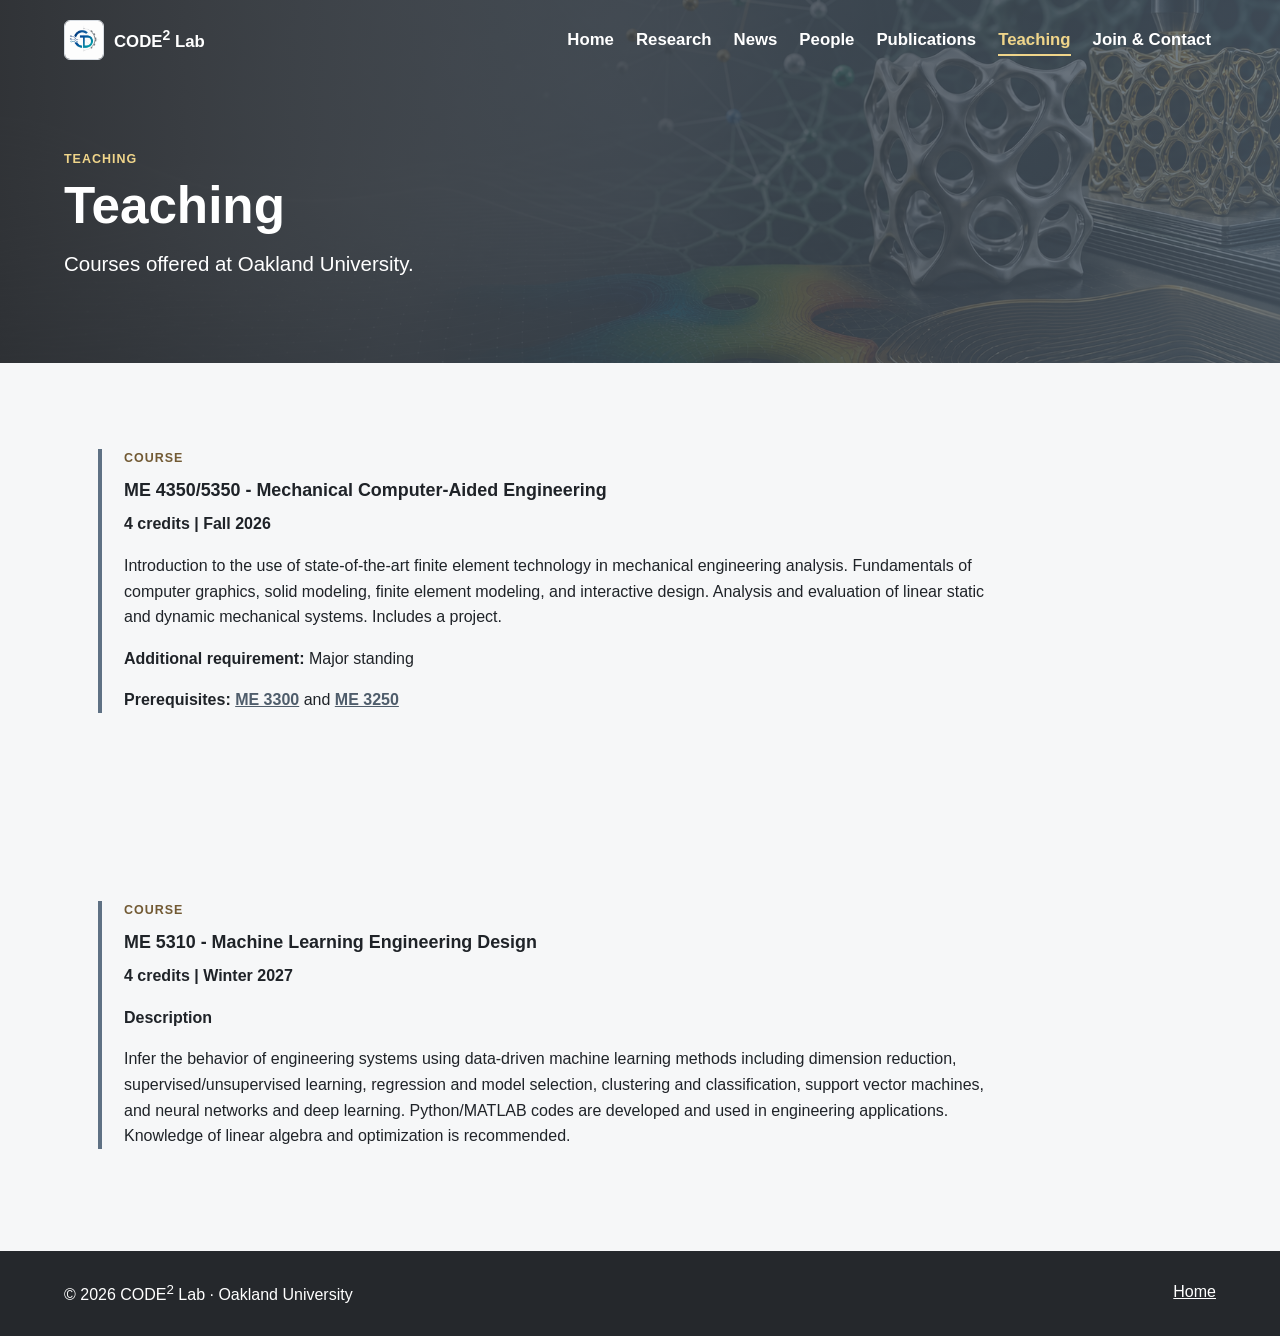
<file: teaching.html>
<!doctype html>
<html lang="en">
  <head>
    <meta charset="utf-8" />
    <meta name="viewport" content="width=device-width, initial-scale=1" />
    <title>Teaching | CODE&sup2; Lab</title>
    <link rel="icon" type="image/png" href="assets/codesign-lab-icon.png" />
    <link rel="stylesheet" href="styles.css?v=20260828-news" />
  </head>
  <body>
    <header class="site-header" data-header>
      <a class="brand" href="index.html" aria-label="CODE squared Lab home">
        <img class="brand-mark" src="assets/codesign-lab-icon.png" alt="" />
        <span>CODE<sup>2</sup> Lab</span>
      </a>
      <nav class="nav" aria-label="Primary navigation">
        <a href="index.html">Home</a>
        <a href="research.html">Research</a>
        <a href="news.html">News</a>
        <a href="people.html">People</a>
        <a href="publications.html">Publications</a>
        <a class="active" href="teaching.html">Teaching</a>
        <a href="join.html">Join &amp; Contact</a>
      </nav>
    </header>

    <main>
      <section class="page-hero">
        <p class="eyebrow">Teaching</p>
        <h1>Teaching</h1>
        <p>Courses offered at Oakland University.</p>
      </section>

      <section class="section">
        <div class="course-section">
          <div>
            <p class="eyebrow">Course</p>
            <h3>ME 4350/5350 - Mechanical Computer-Aided Engineering</h3>
            <p><strong>4 credits | Fall 2026</strong></p>
            <p>
              Introduction to the use of state-of-the-art finite element technology in mechanical engineering
              analysis. Fundamentals of computer graphics, solid modeling, finite element modeling, and interactive
              design. Analysis and evaluation of linear static and dynamic mechanical systems. Includes a project.
            </p>
            <p><strong>Additional requirement:</strong> Major standing</p>
            <p>
              <strong>Prerequisites:</strong>
              <a class="text-link" href="https://catalog.oakland.edu/preview_course_nopop.php?catoid=57&amp;coid=128111" target="_blank" rel="noopener">ME 3300</a>
              and
              <a class="text-link" href="https://catalog.oakland.edu/preview_course_nopop.php?catoid=57&amp;coid=128114" target="_blank" rel="noopener">ME 3250</a>
            </p>
          </div>
        </div>
      </section>

      <section class="section">
        <div class="course-section">
          <div>
            <p class="eyebrow">Course</p>
            <h3>ME 5310 - Machine Learning Engineering Design</h3>
            <p><strong>4 credits | Winter 2027</strong></p>
            <p><strong>Description</strong></p>
            <p>
              Infer the behavior of engineering systems using data-driven machine learning methods including dimension
              reduction, supervised/unsupervised learning, regression and model selection, clustering and classification,
              support vector machines, and neural networks and deep learning. Python/MATLAB codes are developed and used
              in engineering applications. Knowledge of linear algebra and optimization is recommended.
            </p>
          </div>
        </div>
      </section>
    </main>

    <footer class="footer">
      <span>&copy; <span data-year></span> CODE<sup>2</sup> Lab &middot; Oakland University</span>
      <a href="index.html">Home</a>
    </footer>

    <script src="script.js"></script>
  </body>
</html>
</file>
<file: styles.css>
:root {
  --ink: #1f2328;
  --muted: #66707a;
  --line: #d8dde3;
  --paper: #f6f7f8;
  --white: #ffffff;
  --green: #4f5d6b;
  --gold: #725a34;
  --gold-bright: #f0d58a;
  --blue: #5f7184;
  --charcoal: #25282c;
  --shadow: 0 18px 50px rgba(31, 35, 40, 0.12);
}

* {
  box-sizing: border-box;
}

html {
  scroll-behavior: smooth;
}

@keyframes softFloat {
  0% {
    transform: translateY(0) rotate(0deg);
  }

  50% {
    transform: translateY(-5px) rotate(1.2deg);
  }

  100% {
    transform: translateY(0) rotate(0deg);
  }
}

@keyframes softGlow {
  0%,
  100% {
    opacity: 0.45;
    transform: translate3d(-6px, 6px, 0) scale(0.96);
  }

  50% {
    opacity: 0.88;
    transform: translate3d(4px, -4px, 0) scale(1.04);
  }
}

body {
  margin: 0;
  color: var(--ink);
  background: var(--paper);
  font-family: "Inter", "Segoe UI", Arial, sans-serif;
  line-height: 1.6;
}

a {
  color: inherit;
}

.site-header {
  position: fixed;
  top: 0;
  left: 0;
  z-index: 20;
  display: flex;
  width: 100%;
  align-items: center;
  justify-content: space-between;
  gap: 24px;
  padding: 18px clamp(18px, 5vw, 72px);
  color: var(--white);
  transition: background 180ms ease, box-shadow 180ms ease, color 180ms ease;
}

.site-header.is-scrolled {
  color: var(--ink);
  background: rgba(246, 247, 248, 0.94);
  box-shadow: 0 8px 24px rgba(31, 35, 40, 0.1);
  backdrop-filter: blur(14px);
}

.brand {
  display: inline-flex;
  align-items: center;
  gap: 10px;
  font-size: 1.05rem;
  font-weight: 800;
  text-decoration: none;
}

.brand-mark {
  display: block;
  width: 40px;
  height: 40px;
  border: 1px solid var(--line);
  border-radius: 6px;
  object-fit: cover;
  transition: transform 220ms ease, box-shadow 220ms ease;
}

.brand:hover .brand-mark,
.brand:focus-visible .brand-mark {
  box-shadow: 0 10px 24px rgba(31, 35, 40, 0.14);
  transform: translateY(-2px) rotate(-2deg);
}

.nav {
  display: flex;
  flex-wrap: wrap;
  justify-content: flex-end;
  gap: 8px 12px;
  font-size: 1.05rem;
  font-weight: 650;
}

.nav a {
  position: relative;
  display: inline-flex;
  min-height: 44px;
  align-items: center;
  padding: 7px 5px;
  text-decoration: none;
}

.nav a::after {
  position: absolute;
  right: 5px;
  bottom: 6px;
  left: 5px;
  height: 2px;
  background: currentColor;
  content: "";
  transform: scaleX(0);
  transform-origin: left;
  transition: transform 180ms ease;
}

.nav a.active {
  color: var(--gold-bright);
}

.nav a:hover {
  color: var(--gold-bright);
}

.nav a:hover::after,
.nav a:focus-visible::after,
.nav a.active::after {
  transform: scaleX(1);
}

.site-header.is-scrolled .nav a.active,
.site-header.is-scrolled .nav a:hover {
  color: var(--gold);
}

.hero {
  position: relative;
  min-height: 92vh;
  display: grid;
  align-items: end;
  overflow: hidden;
  padding: 120px clamp(18px, 5vw, 72px) 72px;
}

.hero-image,
.hero-scrim,
.hero-interactive-wrap {
  position: absolute;
  inset: 0;
  width: 100%;
  height: 100%;
}

.hero-image {
  object-fit: cover;
  object-position: center;
}

.hero-scrim {
  background: linear-gradient(90deg, rgba(37, 40, 44, 0.78), rgba(79, 93, 107, 0.42) 44%, rgba(95, 113, 132, 0.1) 76%);
}

.hero-interactive-wrap {
  z-index: 1;
  inset: auto clamp(18px, 5vw, 72px) 11% auto;
  width: min(28vw, 390px);
  height: min(28vw, 390px);
  pointer-events: none;
}

.hero-interactive-model {
  display: block;
  width: 100%;
  height: 100%;
  cursor: grab;
  filter: drop-shadow(0 20px 28px rgba(0, 0, 0, 0.3));
  opacity: 1;
  touch-action: none;
  pointer-events: auto;
}

.hero-interactive-model:active {
  cursor: grabbing;
}

.hero-rotate-hint {
  position: absolute;
  top: 8px;
  left: 8px;
  z-index: 2;
  border: 1px solid rgba(255, 255, 255, 0.42);
  border-radius: 999px;
  padding: 5px 10px;
  color: rgba(255, 255, 255, 0.86);
  background: rgba(31, 35, 40, 0.36);
  backdrop-filter: blur(8px);
  font-size: 0.76rem;
  font-weight: 800;
  letter-spacing: 0.02em;
  pointer-events: none;
}

.hero-content {
  position: relative;
  z-index: 2;
  max-width: 760px;
  color: var(--white);
  animation: heroRise 720ms ease both;
}

@keyframes heroRise {
  from {
    opacity: 0;
    transform: translateY(18px);
  }

  to {
    opacity: 1;
    transform: translateY(0);
  }
}

.page-hero {
  padding: 150px clamp(18px, 5vw, 72px) 82px;
  color: var(--white);
  background:
    linear-gradient(90deg, rgba(37, 40, 44, 0.94), rgba(79, 93, 107, 0.78)),
    url("assets/research-hero.png") center / cover;
}

.page-hero h1,
.page-hero p {
  max-width: 860px;
}

.page-hero h1 {
  font-size: clamp(2.35rem, 4vw, 3.8rem);
  line-height: 1.02;
}

.page-hero > p:not(.eyebrow) {
  margin-bottom: 0;
  font-size: clamp(1.05rem, 2vw, 1.28rem);
}

.page-hero > .text-link {
  display: inline-block;
  margin-top: 16px;
  color: var(--gold-bright);
}

.page-hero > .text-link:hover {
  color: var(--white);
}

.eyebrow {
  margin: 0 0 10px;
  color: var(--gold);
  font-size: 0.78rem;
  font-weight: 800;
  letter-spacing: 0.08em;
  text-transform: uppercase;
}

.hero .eyebrow,
.page-hero .eyebrow {
  color: var(--gold-bright);
}

h1,
h2,
h3,
p {
  margin-top: 0;
}

h1 {
  margin-bottom: 16px;
  font-size: clamp(3.6rem, 8vw, 7.6rem);
  line-height: 0.92;
}

h2 {
  margin-bottom: 0;
  font-size: clamp(1.75rem, 3vw, 2.8rem);
  line-height: 1.1;
}

h3 {
  margin-bottom: 10px;
  font-size: 1.12rem;
  line-height: 1.25;
}

.hero-copy {
  max-width: 650px;
  margin-bottom: 28px;
  font-size: clamp(1.05rem, 2vw, 1.35rem);
}

.hero-actions {
  display: flex;
  flex-wrap: wrap;
  gap: 12px;
}

.button {
  display: inline-flex;
  min-height: 46px;
  align-items: center;
  justify-content: center;
  border: 1px solid rgba(255, 255, 255, 0.78);
  border-radius: 7px;
  padding: 10px 18px;
  font-weight: 760;
  text-decoration: none;
  transition: background 180ms ease, color 180ms ease, transform 180ms ease, box-shadow 180ms ease;
}

.button:hover,
.button:focus-visible {
  box-shadow: 0 12px 28px rgba(31, 35, 40, 0.18);
  transform: translateY(-2px);
}

.button.primary {
  color: var(--charcoal);
  background: var(--white);
}

.button.secondary {
  color: var(--white);
}

.section {
  max-width: 1180px;
  margin: 0 auto;
  padding: 86px clamp(18px, 5vw, 48px);
}

.motion-ready .section,
.motion-ready .page-hero {
  opacity: 0;
  transform: translateY(18px);
  transition: opacity 520ms ease, transform 520ms ease;
}

.motion-ready .section.is-visible,
.motion-ready .page-hero.is-visible {
  opacity: 1;
  transform: translateY(0);
}

.section[id] {
  scroll-margin-top: 88px;
}

.band {
  max-width: none;
  background: var(--white);
}

.band > * {
  max-width: 1084px;
  margin-right: auto;
  margin-left: auto;
}

.section-heading {
  margin-bottom: 34px;
}

.section-heading.split {
  display: flex;
  align-items: end;
  justify-content: space-between;
  gap: 28px;
}

.intro-grid {
  display: grid;
  grid-template-columns: minmax(0, 1.15fr) minmax(300px, 0.85fr);
  gap: 42px;
  align-items: start;
}

.intro-grid > p {
  max-width: 720px;
  font-size: 1.18rem;
}

.facts {
  display: grid;
  gap: 14px;
  margin: 0;
}

.facts div,
.contact-card {
  border: 1px solid var(--line);
  border-radius: 8px;
  background: var(--white);
  box-shadow: var(--shadow);
}

.facts div {
  padding: 18px;
}

dt {
  color: var(--muted);
  font-size: 0.78rem;
  font-weight: 800;
  text-transform: uppercase;
}

dd {
  margin: 5px 0 0;
  font-weight: 700;
}

.useful-links {
  display: grid;
  gap: 6px;
}

.useful-links a {
  color: var(--green);
}

.lab-vision-copy {
  max-width: 860px;
  margin-bottom: 42px;
  font-size: 1.18rem;
}

.home-info-grid {
  display: grid;
  grid-template-columns: minmax(0, 1.05fr) minmax(0, 1.2fr) minmax(220px, 0.75fr);
  border-top: 1px solid var(--line);
  border-bottom: 1px solid var(--line);
  padding: 30px 0;
}

.home-info-panel {
  min-width: 0;
  padding: 0 28px;
}

.home-info-panel:first-child {
  padding-left: 0;
}

.home-info-panel + .home-info-panel {
  border-left: 1px solid var(--line);
}

.home-info-panel h3 {
  margin-bottom: 8px;
  font-size: 1.25rem;
}

.home-info-panel h3 a {
  text-decoration: none;
}

.home-info-panel p:last-child {
  margin-bottom: 0;
}

.home-lab-identity,
.home-pi-summary {
  display: grid;
  grid-template-columns: auto minmax(0, 1fr);
  gap: 20px;
  align-items: start;
}

.home-lab-icon {
  display: block;
  width: 120px;
  height: 120px;
  border: 1px solid var(--line);
  border-radius: 8px;
  object-fit: cover;
  animation: softFloat 5.8s ease-in-out infinite;
  box-shadow: 0 14px 34px rgba(31, 35, 40, 0.1);
}

.home-pi-summary > img {
  display: block;
  width: 92px;
  height: 112px;
  border: 1px solid var(--line);
  border-radius: 8px;
  object-fit: cover;
  object-position: center 32%;
  transition: transform 220ms ease, box-shadow 220ms ease;
}

.home-pi-summary > img:hover {
  box-shadow: 0 14px 34px rgba(31, 35, 40, 0.12);
  transform: translateY(-3px);
}

.home-pi-summary > div > p:not(.eyebrow) {
  margin-bottom: 12px;
  color: var(--muted);
}

.home-pi-links {
  display: flex;
  flex-wrap: wrap;
  gap: 6px 14px;
}

.home-pi-links a,
.home-quick-links a {
  color: var(--green);
  font-weight: 800;
}

.home-quick-links {
  display: grid;
  align-content: start;
  gap: 7px;
}

.home-quick-links .eyebrow {
  margin-bottom: 3px;
}

.research-grid {
  display: grid;
  grid-template-columns: repeat(3, minmax(0, 1fr));
  gap: 18px;
}

.page-card-grid {
  display: grid;
  grid-template-columns: repeat(3, minmax(0, 1fr));
  gap: 14px;
}

.page-card {
  position: relative;
  display: block;
  min-height: 160px;
  overflow: hidden;
  border: 1px solid var(--line);
  border-top: 4px solid var(--green);
  border-radius: 8px;
  padding: 18px;
  color: var(--ink);
  background: #f1f3f5;
  text-decoration: none;
  transition: color 180ms ease, transform 160ms ease, box-shadow 160ms ease;
}

.page-card::before {
  position: absolute;
  inset: 0;
  z-index: 0;
  background:
    linear-gradient(rgba(31, 35, 40, 0.72), rgba(31, 35, 40, 0.82)),
    var(--card-image) center / cover no-repeat;
  content: "";
  opacity: 0;
  transform: scale(1.04);
  transition: opacity 180ms ease, transform 240ms ease;
}

.page-card::after {
  position: absolute;
  top: 16px;
  right: 16px;
  z-index: 1;
  width: 38px;
  height: 38px;
  border: 1px solid currentColor;
  border-radius: 50%;
  background: radial-gradient(circle at 35% 35%, rgba(255, 255, 255, 0.88), rgba(255, 255, 255, 0) 62%);
  content: "";
  opacity: 0;
  transform: scale(0.62);
  transition: opacity 180ms ease, transform 220ms ease;
}

.page-card > * {
  position: relative;
  z-index: 1;
}

.page-card .number {
  margin-bottom: 12px;
}

.page-card p {
  margin-bottom: 0;
}

.page-card:hover,
.page-card:focus-visible {
  color: var(--white);
  box-shadow: var(--shadow);
  transform: translateY(-4px) rotate(-0.25deg);
}

.page-card:hover::before,
.page-card:focus-visible::before {
  opacity: 1;
  transform: scale(1);
}

.page-card:hover .number,
.page-card:focus-visible .number {
  color: var(--gold-bright);
}

.page-card:hover::after,
.page-card:focus-visible::after {
  animation: softGlow 2.4s ease-in-out infinite;
  opacity: 0.7;
  transform: scale(1);
}

.page-card-research {
  --card-image: url("assets/research-thrusts-overview.png");
}

.page-card-news {
  --card-image: url("assets/research-hero.png");
}

.page-card-people {
  --card-image: url("assets/zihan-wang-headshot.jpg");
}

.page-card-publications {
  --card-image: url("assets/research-hero.png");
}

.page-card-teaching {
  --card-image: url("assets/research-hero.png");
}

.page-card-join {
  --card-image: url("assets/codesign-lab-icon.png");
}

.page-card-people::before {
  background-position: center 28%;
}

.research-grid article {
  border-top: 4px solid var(--green);
  border-radius: 8px;
  padding: 24px;
  background: #f1f3f5;
}

.research-overview {
  display: grid;
  gap: 48px;
}

.research-figure {
  margin: 0;
  border: 1px solid var(--line);
  border-radius: 8px;
  padding: clamp(12px, 2vw, 22px);
  background: var(--white);
}

.research-figure img {
  display: block;
  width: 100%;
  height: auto;
}

.research-figure figcaption {
  margin-top: 14px;
  color: var(--muted);
  font-size: 0.9rem;
}

.overview-figure {
  width: 85%;
  margin-right: auto;
  margin-left: auto;
}

.research-direction-grid {
  display: grid;
  grid-template-columns: repeat(3, minmax(0, 1fr));
  gap: 18px;
}

.research-direction-card {
  position: relative;
  display: flex;
  min-height: 300px;
  flex-direction: column;
  overflow: hidden;
  border: 1px solid var(--line);
  border-top: 4px solid var(--green);
  border-radius: 8px;
  padding: 26px;
  background: var(--white);
  text-decoration: none;
  transition: border-color 160ms ease, box-shadow 160ms ease, transform 160ms ease;
}

.research-direction-card::before {
  position: absolute;
  inset: 0;
  z-index: 0;
  background:
    linear-gradient(rgba(255, 255, 255, 0.74), rgba(246, 247, 248, 0.88)),
    var(--direction-image) center / contain no-repeat;
  content: "";
  opacity: 0;
  transform: scale(1.04);
  transition: opacity 180ms ease, transform 240ms ease;
}

.research-direction-card > * {
  position: relative;
  z-index: 1;
}

.research-direction-card:hover,
.research-direction-card:focus-visible {
  border-color: var(--blue);
  box-shadow: var(--shadow);
  transform: translateY(-4px);
}

.research-direction-card:hover::before,
.research-direction-card:focus-visible::before {
  opacity: 1;
  transform: scale(1);
}

.research-direction-autonomous {
  --direction-image: url("assets/research-autonomous-agents.png");
}

.research-direction-codesign {
  --direction-image: url("assets/research-generative-codesign.png");
}

.research-direction-reliable {
  --direction-image: url("assets/research-uncertainty-propagation.png");
}

.research-direction-card h2 {
  margin-bottom: 14px;
  font-size: 1.35rem;
}

.research-direction-card .card-link {
  margin-top: auto;
  padding-top: 18px;
  color: var(--green);
  font-weight: 850;
}

.research-detail-hero h1 {
  max-width: 980px;
}

.research-detail {
  display: grid;
  gap: 48px;
}

.back-link {
  width: fit-content;
  color: var(--green);
  font-weight: 850;
}

.research-detail .research-figure {
  width: min(100%, 760px);
  margin-right: auto;
  margin-left: auto;
}

.research-detail .autonomous-figure {
  width: min(100%, 380px);
}

.research-detail .codesign-figure {
  width: min(100%, 440px);
}

.research-detail .uncertainty-figure {
  width: min(100%, 420px);
}

.research-summary {
  max-width: 900px;
  margin-bottom: 0;
  font-size: 1.1rem;
}

.selected-articles {
  max-width: 960px;
  border-top: 1px solid var(--line);
  padding-top: 34px;
}

.selected-articles h2 {
  margin-bottom: 24px;
  font-size: 1.55rem;
}

.selected-articles .pub-list {
  margin-bottom: 0;
}

.direction-nav {
  display: flex;
  justify-content: space-between;
  gap: 20px;
}

.direction-nav a {
  display: grid;
  gap: 3px;
  text-decoration: none;
}

.direction-nav a:last-child {
  margin-left: auto;
  text-align: right;
}

.direction-nav span {
  color: var(--muted);
  font-size: 0.8rem;
  font-weight: 750;
  text-transform: uppercase;
}

.direction-nav strong {
  color: var(--green);
}

.number {
  display: block;
  margin-bottom: 22px;
  color: var(--blue);
  font-size: 0.82rem;
  font-weight: 900;
}

.pi-profile {
  display: grid;
  grid-template-columns: 300px minmax(0, 1fr);
  gap: clamp(28px, 5vw, 52px);
  align-items: start;
  max-width: 1040px;
}

.pi-avatar {
  display: block;
  width: min(300px, 100%);
  height: auto;
  aspect-ratio: 1;
  border-radius: 8px;
  border: 1px solid var(--line);
  object-fit: cover;
  object-position: center 32%;
}

.pi-sidebar {
  width: min(300px, 100%);
}

.profile-links {
  display: flex;
  flex-wrap: wrap;
  gap: 8px 16px;
  margin-top: 14px;
}

.profile-links a {
  color: var(--green);
  font-weight: 850;
}

.pi-introduction h2 {
  margin-bottom: 8px;
}

.pi-introduction > p:not(.eyebrow):not(.role) {
  max-width: 760px;
  margin-bottom: 14px;
}

.role {
  margin-bottom: 14px;
  color: var(--green);
  font-weight: 850;
}

.inline-actions {
  display: flex;
  flex-wrap: wrap;
  gap: 14px;
  margin-top: 20px;
}

.inline-actions a {
  color: var(--green);
  font-weight: 850;
}

.wide-copy {
  max-width: 820px;
  font-size: 1.14rem;
}

.news-list {
  max-width: 900px;
  border-top: 1px solid var(--line);
}

.news-list article {
  display: grid;
  grid-template-columns: 120px minmax(0, 1fr);
  gap: 24px;
  padding: 18px 0;
  border-bottom: 1px solid var(--line);
}

.news-list time {
  color: var(--green);
  font-weight: 850;
}

.news-list p {
  margin: 0;
}

.section-link {
  display: inline-block;
  margin-top: 24px;
}

.text-link {
  color: var(--green);
  font-weight: 850;
}

.metric {
  max-width: 260px;
  margin: 0;
  color: var(--muted);
}

.metric strong {
  color: var(--green);
  font-size: 2.2rem;
  line-height: 1;
}

.pub-list {
  display: grid;
  gap: 18px;
  padding-left: 22px;
}

.pub-category {
  max-width: 1084px;
  margin: 34px auto 14px;
  color: var(--green);
  font-size: 1rem;
  text-transform: uppercase;
}

.pub-list li::marker {
  color: var(--gold);
  font-weight: 900;
}

.publication-link {
  display: inline-block;
  margin-left: 8px;
  color: var(--green);
  font-size: 0.9rem;
  font-weight: 850;
  white-space: nowrap;
}

.two-column {
  display: grid;
  grid-template-columns: repeat(2, minmax(0, 1fr));
  gap: 32px;
}

.two-column > div {
  border-left: 4px solid var(--blue);
  padding-left: 22px;
}

.course-section {
  max-width: 900px;
}

.course-section > div {
  border-left: 4px solid var(--blue);
  padding-left: 22px;
}

.opening-columns h2 {
  font-size: clamp(1.6rem, 3vw, 2.15rem);
}

.opening-columns li {
  line-height: 1.55;
}

.recruitment-content {
  max-width: 920px;
}

.recruitment-content > p:first-child {
  max-width: 820px;
  font-size: 1.14rem;
}

.recruitment-block {
  max-width: 820px;
  margin-top: 42px;
}

.recruitment-block h2 {
  margin-bottom: 16px;
  font-size: 1.55rem;
}

.recruitment-block a:not(.text-link) {
  color: var(--green);
  font-weight: 750;
}

.recruitment-contact {
  width: min(100%, 420px);
  margin-top: 42px;
  box-shadow: none;
}

.visitor-map-block {
  width: fit-content;
  max-width: 100%;
  margin-right: auto;
  margin-left: auto;
}

.visitor-map {
  line-height: 0;
}

.visitor-map canvas,
.visitor-map iframe {
  max-width: 100%;
}

.opportunity-grid {
  display: grid;
  grid-template-columns: repeat(3, minmax(0, 1fr));
  gap: 18px;
}

.opportunity-grid article {
  min-height: 220px;
  border: 1px solid var(--line);
  border-radius: 8px;
  padding: 24px;
  background: #f6f7f8;
}

.opportunity-grid h3 {
  color: var(--green);
}

ul {
  padding-left: 20px;
}

li + li {
  margin-top: 10px;
}

.contact {
  display: grid;
  grid-template-columns: minmax(0, 1fr) 360px;
  gap: 40px;
  align-items: center;
}

.contact-card {
  display: grid;
  gap: 8px;
  padding: 24px;
}

.contact-card a {
  color: var(--green);
  font-weight: 850;
}

.footer {
  display: flex;
  justify-content: space-between;
  gap: 18px;
  padding: 28px clamp(18px, 5vw, 72px);
  color: var(--white);
  background: var(--charcoal);
}

@media (max-width: 820px) {
  .site-header {
    position: absolute;
    align-items: flex-start;
  }

  .nav {
    gap: 10px 14px;
    font-size: 0.86rem;
  }

  .hero {
    min-height: 760px;
    padding-top: 138px;
  }

  .hero-scrim {
    background: linear-gradient(180deg, rgba(37, 40, 44, 0.82), rgba(79, 93, 107, 0.52), rgba(95, 113, 132, 0.22));
  }

  .hero-interactive-wrap {
    right: 4vw;
    bottom: 7%;
    width: min(42vw, 285px);
    height: min(42vw, 285px);
  }

  .intro-grid,
  .home-info-grid,
  .research-grid,
  .research-direction-grid,
  .page-card-grid,
  .two-column,
  .opportunity-grid,
  .contact {
    grid-template-columns: 1fr;
  }

  .home-info-grid {
    gap: 28px;
  }

  .home-info-panel,
  .home-info-panel:first-child {
    padding: 0;
  }

  .home-info-panel + .home-info-panel {
    border-top: 1px solid var(--line);
    border-left: 0;
    padding-top: 28px;
  }

  .pi-profile {
    grid-template-columns: 1fr;
  }

  .section-heading.split {
    display: block;
  }

  .news-list article {
    grid-template-columns: 1fr;
    gap: 6px;
  }

  .research-direction-card {
    min-height: 240px;
  }

}

@media (max-width: 560px) {
  .site-header {
    display: grid;
  }

  .nav {
    justify-content: flex-start;
  }

  .hero {
    min-height: 720px;
  }

  .hero-interactive-wrap {
    right: -5vw;
    bottom: 5%;
    width: 48vw;
    height: 48vw;
  }

  .hero-rotate-hint {
    font-size: 0.72rem;
  }

  h1 {
    font-size: 3.35rem;
  }

  .section {
    padding-top: 64px;
    padding-bottom: 64px;
  }

  .footer {
    display: grid;
  }

  .direction-nav {
    display: grid;
  }

  .direction-nav a:last-child {
    margin-left: 0;
    text-align: left;
  }
}

@media (prefers-reduced-motion: reduce) {
  *,
  *::before,
  *::after {
    animation-duration: 0.001ms !important;
    animation-iteration-count: 1 !important;
    scroll-behavior: auto !important;
    transition-duration: 0.001ms !important;
  }

  .motion-ready .section,
  .motion-ready .page-hero {
    opacity: 1;
    transform: none;
  }
}
</file>
